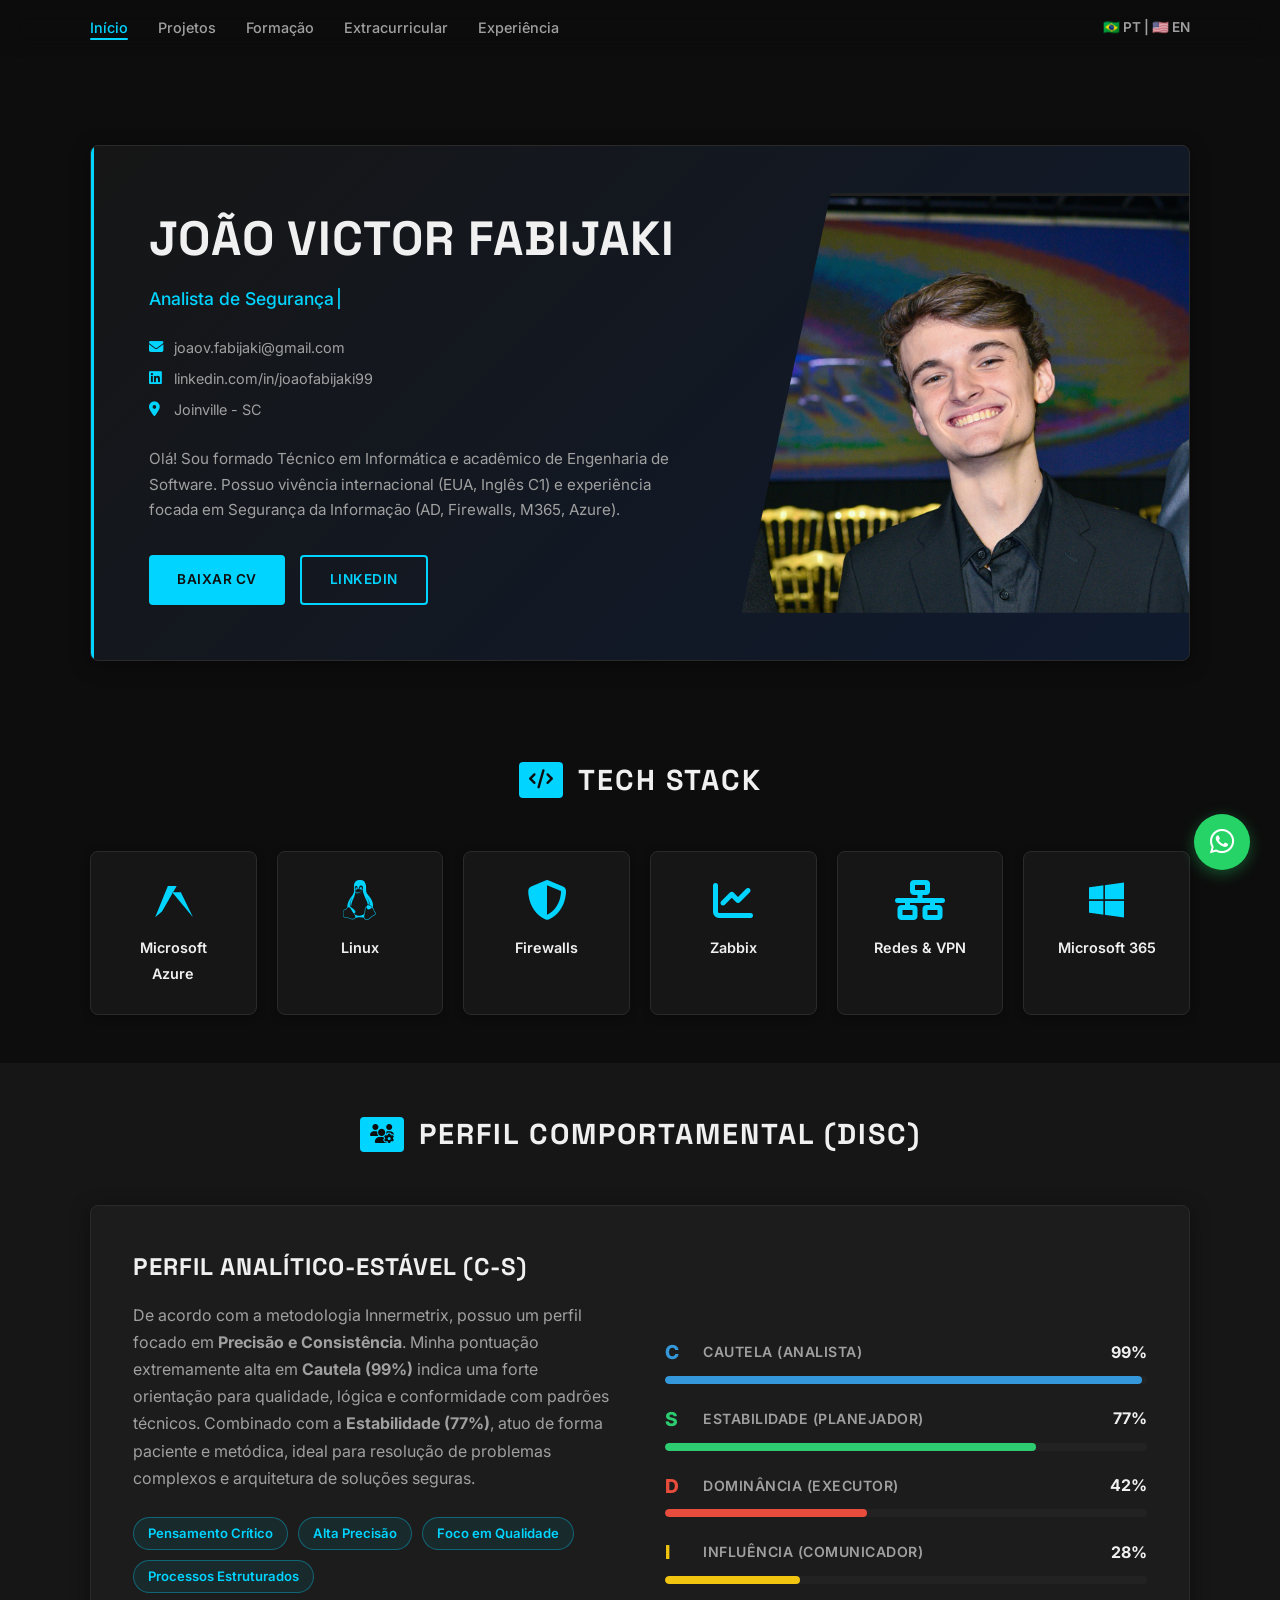
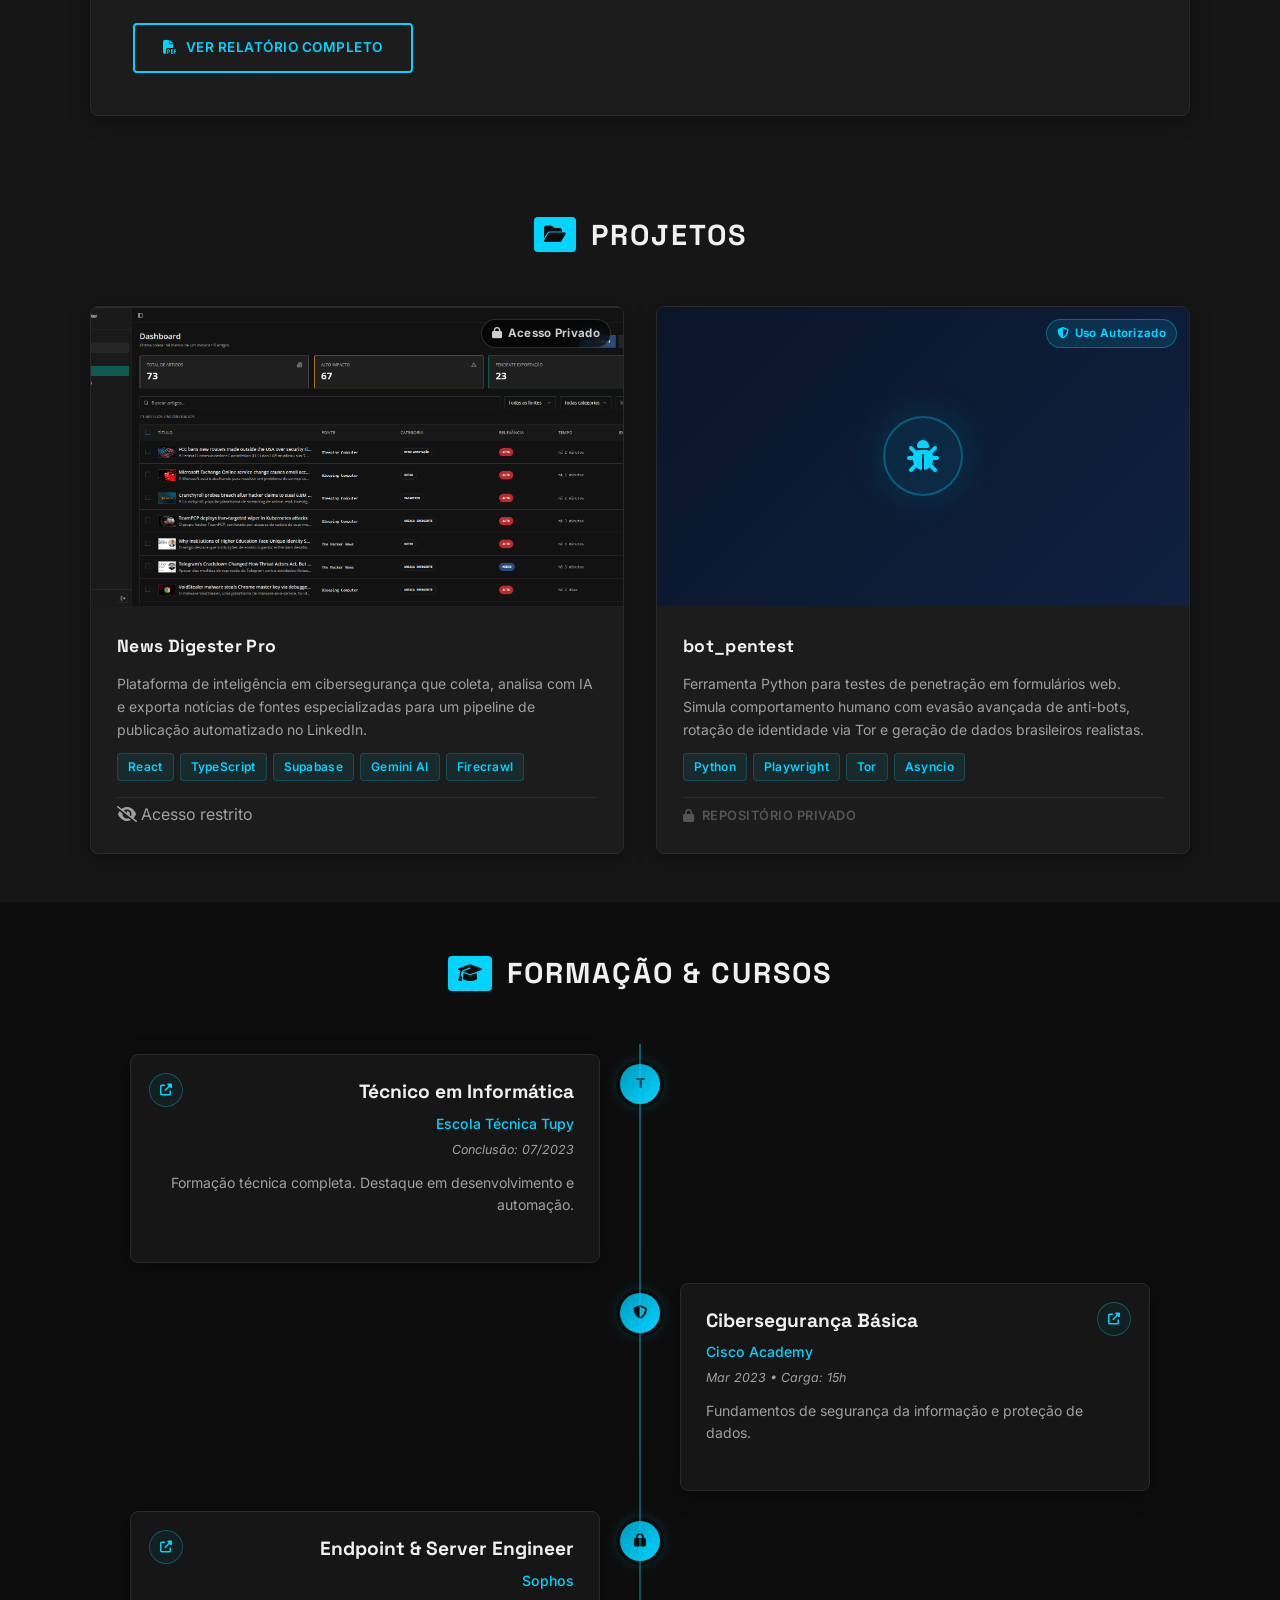
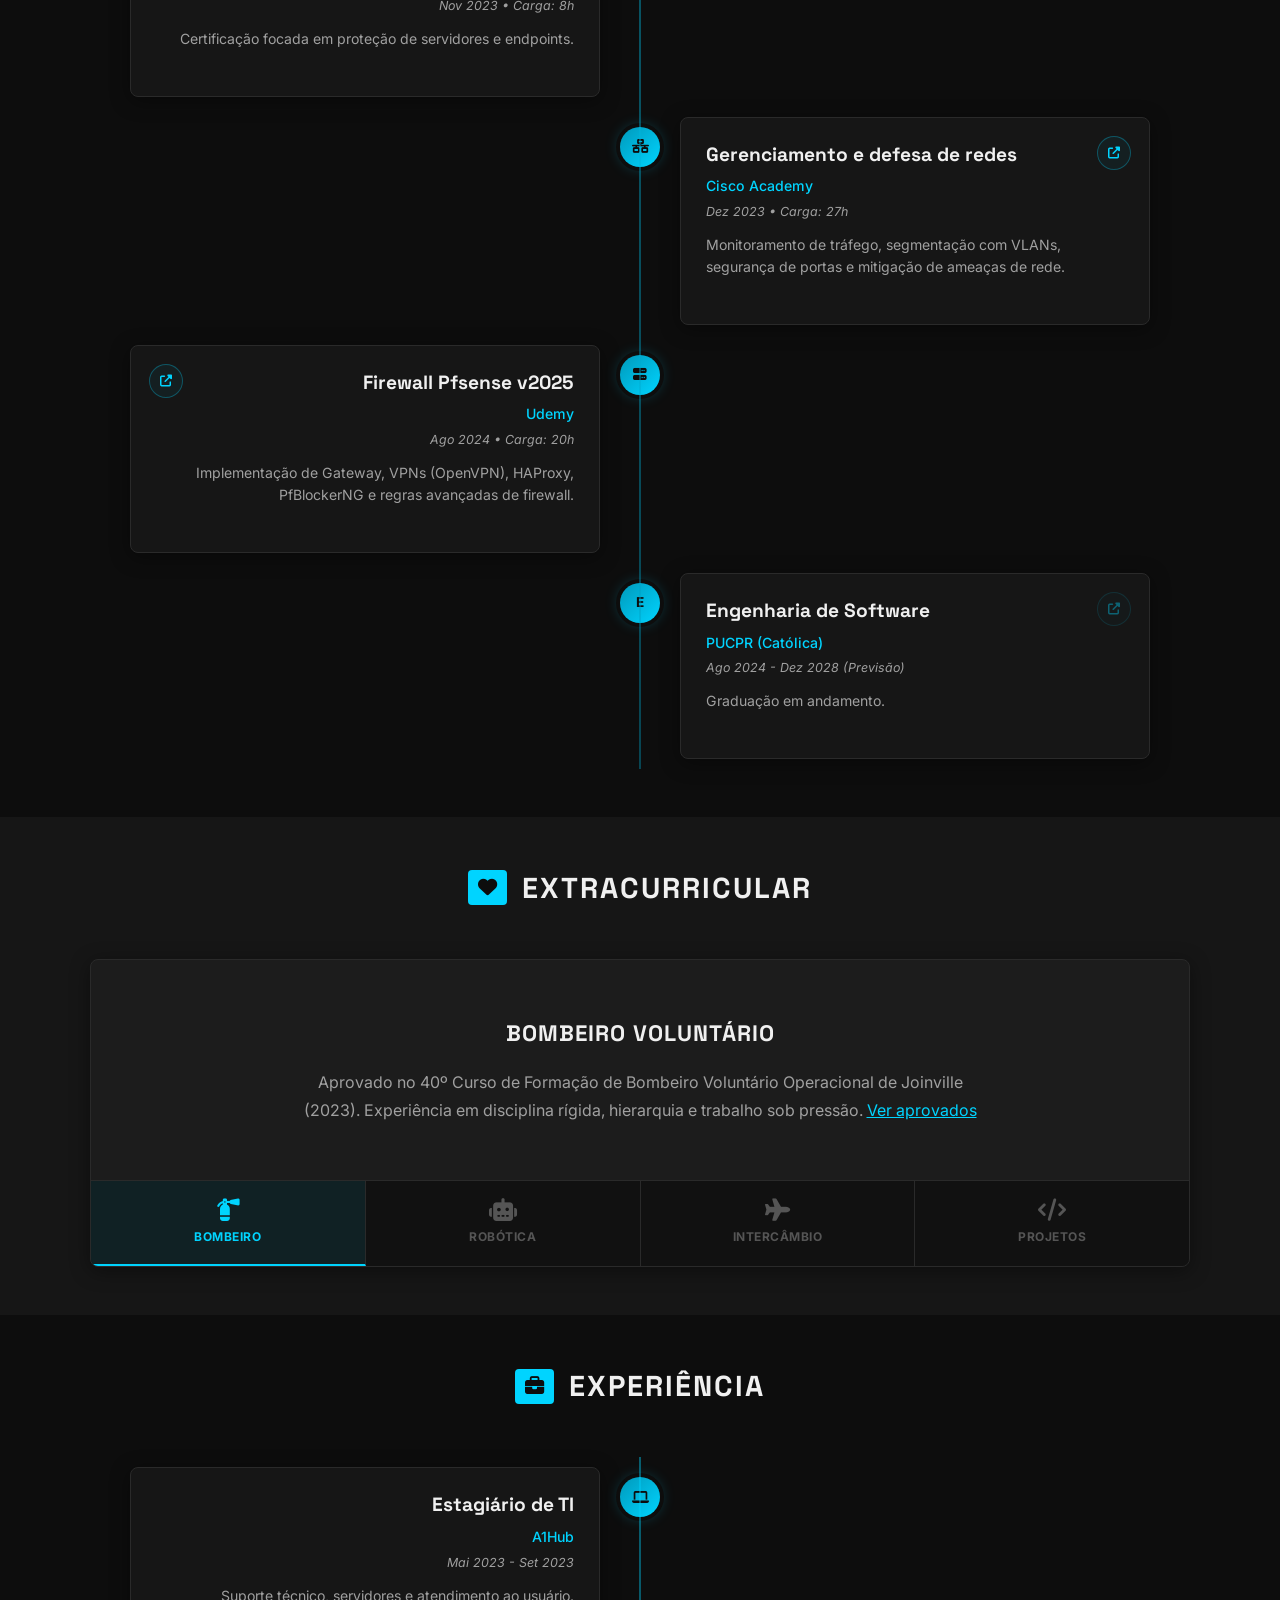
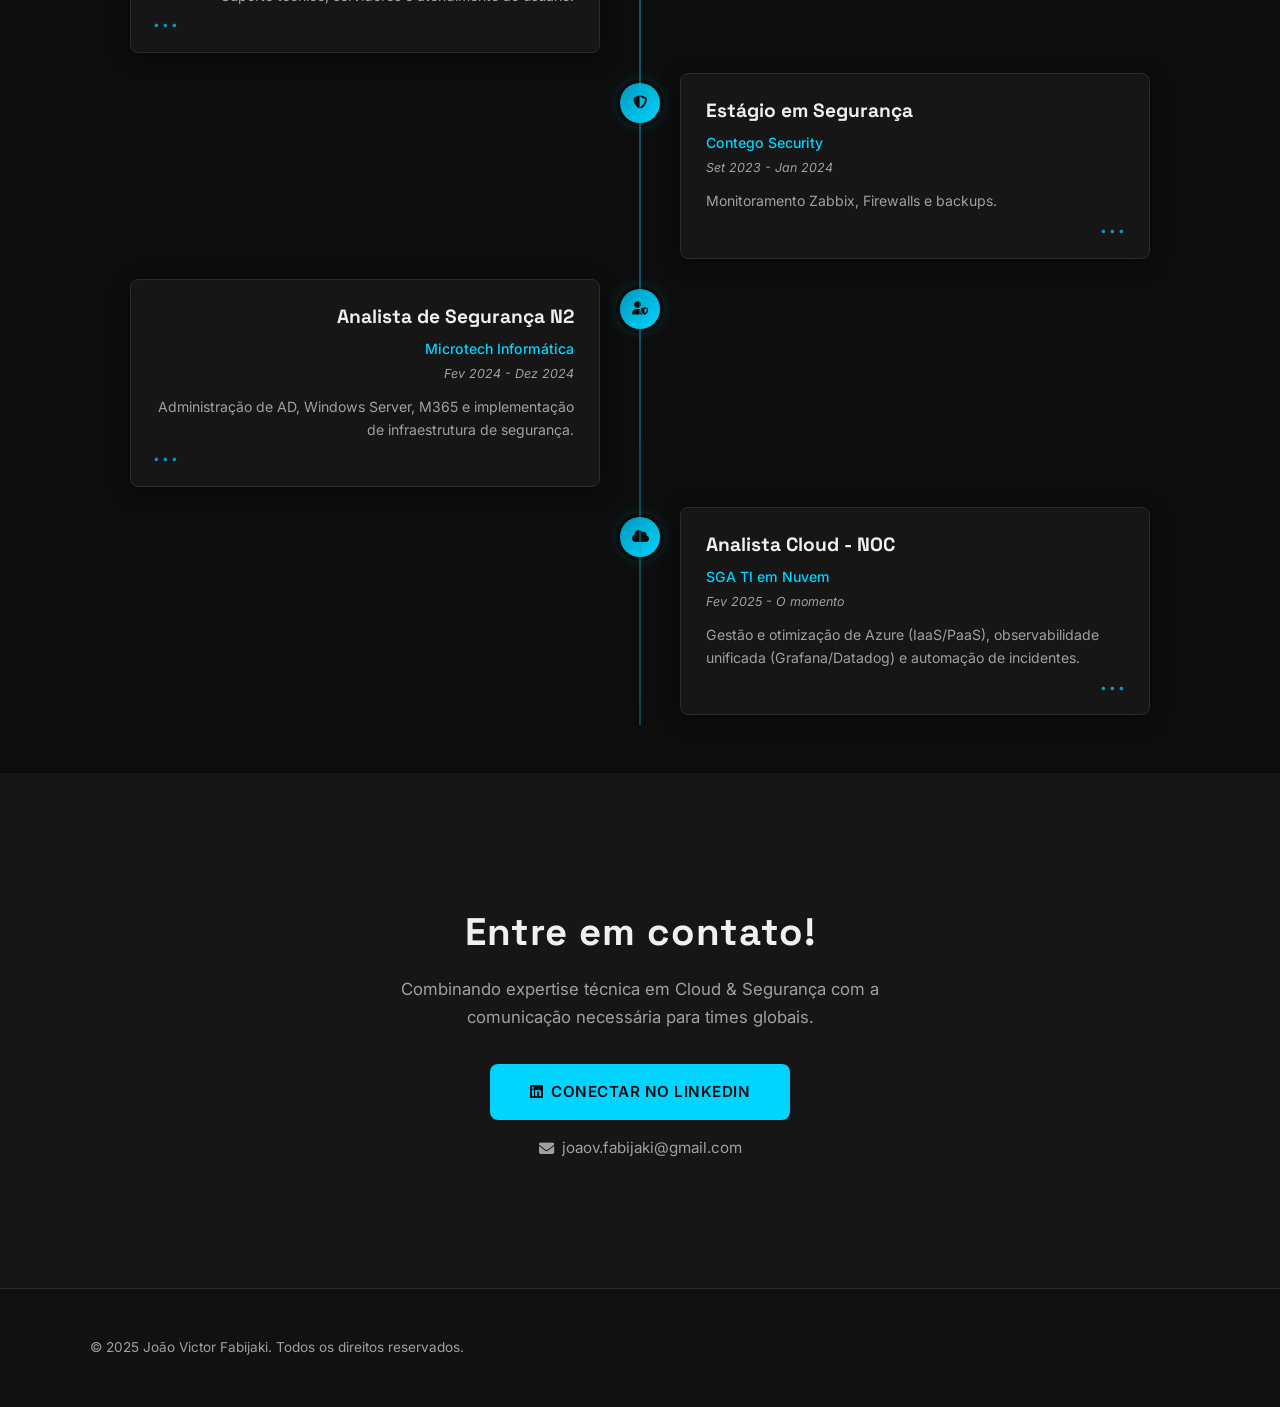
<file: index.html>
<!DOCTYPE html>
<html lang="pt-BR">
<head>
    <meta charset="UTF-8">
    <meta name="viewport" content="width=device-width, initial-scale=1.0">
    <meta http-equiv="X-UA-Compatible" content="IE=edge">

    <title>João Victor Fabijaki — Analista de Segurança & Eng. de Software</title>
    <meta name="description" content="Portfolio de João Victor Fabijaki — Analista de Segurança da Informação e Engenheiro de Software. Especialista em Cloud Azure, Firewalls e Microsoft 365. Joinville-SC.">

    <meta property="og:title" content="João Victor Fabijaki — Analista de Segurança & Eng. de Software">
    <meta property="og:description" content="Portfolio de segurança da informação, cloud Azure e engenharia de software. Joinville-SC.">
    <meta property="og:image" content="itens/header_nova.png">
    <meta property="og:type" content="website">
    <meta name="twitter:card" content="summary_large_image">

    <link rel="stylesheet" href="https://cdnjs.cloudflare.com/ajax/libs/font-awesome/6.4.0/css/all.min.css">
    <link rel="preconnect" href="https://fonts.googleapis.com">
    <link rel="preconnect" href="https://fonts.gstatic.com" crossorigin>
    <link href="https://fonts.googleapis.com/css2?family=Inter:wght@300;400;500;600&family=Space+Grotesk:wght@600;700&display=swap" rel="stylesheet">
    <link rel="stylesheet" href="style.css">
    <link rel="icon" type="image/svg+xml" href="itens/favicon.svg">
</head>
<body>

    <div id="scroll-progress" class="scroll-progress"></div>

    <header class="header">
        <div class="header__container container">
            <nav class="header__nav">
                <ul class="header__menu">
                    <li class="header__item"><a href="#home" class="header__link">Início</a></li>
                    <li class="header__item"><a href="#projetos" class="header__link">Projetos</a></li>
                    <li class="header__item"><a href="#formacao" class="header__link">Formação</a></li>
                    <li class="header__item"><a href="#extracurricular" class="header__link">Extracurricular</a></li>
                    <li class="header__item"><a href="#experiencia" class="header__link">Experiência</a></li>
                    <li class="language-switcher">
                        <span>🇧🇷 PT</span> |
                        <a href="index-en.html">🇺🇸 EN</a>
                    </li>
                </ul>
            </nav>
            <button class="header__toggle" aria-label="Abrir menu" onclick="toggleMenu()">
                <i class="fa fa-bars"></i>
            </button>
        </div>
    </header>

    <main id="main-content">

        <section id="home" class="hero section">
            <div class="container hero-layout">
                <div class="hero__content">
                    <h1 class="hero__title">JOÃO VICTOR FABIJAKI</h1>
                    <p class="hero__subtitle" id="typing-subtitle">Analista de Segurança</p>

                    <ul class="contact-list-hero">
                        <li><i class="fa fa-envelope"></i> joaov.fabijaki@gmail.com</li>
                        <li><i class="fab fa-linkedin"></i> linkedin.com/in/joaofabijaki99</li>
                        <li><i class="fa fa-map-marker-alt"></i> Joinville - SC</li>
                    </ul>

                    <div class="hero__description-text">
                        <p>
                            Olá! Sou formado Técnico em Informática e acadêmico de Engenharia de Software.
                            Possuo vivência internacional (EUA, Inglês C1) e experiência focada em Segurança da Informação (AD, Firewalls, M365, Azure).
                        </p>
                    </div>

                    <div class="hero__actions">
                        <a href="itens/CV-Port.pdf" target="_blank" rel="noopener noreferrer" class="button button--primary">Baixar CV</a>
                        <a href="https://www.linkedin.com/in/joaofabijaki99/" target="_blank" class="button button--secondary">LinkedIn</a>
                    </div>
                </div>

                <div class="hero__image-wrapper">
                    <div class="hero__image"></div>
                </div>
            </div>
        </section>

        <section id="skills" class="section">
            <div class="container">
                <header class="section-header reveal">
                    <div class="icon-box"><i class="fa fa-code"></i></div>
                    <h2 class="section-header__title">Tech Stack</h2>
                </header>

                <div class="skills-grid">
                    <div class="skill-card reveal">
                        <svg xmlns="http://www.w3.org/2000/svg" viewBox="0 0 24 24" width="40" height="40" style="margin-bottom: 15px; display: block; margin-left: auto; margin-right: auto;">
                            <path fill="#00D4FF" d="M5.4 18.9l-4.1 3.5L8.9 3.6h5.3L5.4 18.9zM24 22.4l-7.3-15h-5.2L24 22.4z"/>
                        </svg>
                        <span>Microsoft Azure</span>
                    </div>
                    <div class="skill-card reveal">
                        <i class="fab fa-linux"></i>
                        <span>Linux</span>
                    </div>
                    <div class="skill-card reveal">
                        <i class="fa fa-shield-alt"></i>
                        <span>Firewalls</span>
                    </div>
                    <div class="skill-card reveal">
                        <i class="fa fa-chart-line"></i>
                        <span>Zabbix</span>
                    </div>
                    <div class="skill-card reveal">
                        <i class="fa fa-network-wired"></i>
                        <span>Redes & VPN</span>
                    </div>
                    <div class="skill-card reveal">
                        <i class="fab fa-windows"></i>
                        <span>Microsoft 365</span>
                    </div>
                </div>
            </div>
        </section>

        <section id="soft-skills" class="section section--alt-bg">
            <div class="container">
                <header class="section-header reveal">
                    <div class="icon-box"><i class="fa fa-users-cog"></i></div>
                    <h2 class="section-header__title">Perfil Comportamental (DISC)</h2>
                </header>

                <div class="disc-wrapper">
                    <div class="disc-summary reveal">
                        <h3>Perfil Analítico-Estável (C-S)</h3>
                        <p>
                            De acordo com a metodologia Innermetrix, possuo um perfil focado em <strong>Precisão e Consistência</strong>.
                            Minha pontuação extremamente alta em <strong>Cautela (99%)</strong> indica uma forte orientação para qualidade, lógica e conformidade com padrões técnicos.
                            Combinado com a <strong>Estabilidade (77%)</strong>, atuo de forma paciente e metódica, ideal para resolução de problemas complexos e arquitetura de soluções seguras.
                        </p>

                        <div class="soft-tags">
                            <span>Pensamento Crítico</span>
                            <span>Alta Precisão</span>
                            <span>Foco em Qualidade</span>
                            <span>Processos Estruturados</span>
                        </div>

                        <div style="margin-top: 30px;">
                            <a href="itens/analise-comportamental-joao.pdf" target="_blank" class="button button--secondary">
                                <i class="fa fa-file-pdf"></i> Ver Relatório Completo
                            </a>
                        </div>
                    </div>

                    <div class="disc-chart reveal">
                        <div class="disc-item">
                            <div class="disc-info">
                                <span class="disc-letter" style="color: #3498db;">C</span>
                                <span class="disc-label">Cautela (Analista)</span>
                                <span class="disc-percent">99%</span>
                            </div>
                            <div class="progress-bg">
                                <div class="progress-fill" data-width="99%" style="background-color: #3498db;"></div>
                            </div>
                        </div>

                        <div class="disc-item">
                            <div class="disc-info">
                                <span class="disc-letter" style="color: #2ecc71;">S</span>
                                <span class="disc-label">Estabilidade (Planejador)</span>
                                <span class="disc-percent">77%</span>
                            </div>
                            <div class="progress-bg">
                                <div class="progress-fill" data-width="77%" style="background-color: #2ecc71;"></div>
                            </div>
                        </div>

                        <div class="disc-item">
                            <div class="disc-info">
                                <span class="disc-letter" style="color: #e74c3c;">D</span>
                                <span class="disc-label">Dominância (Executor)</span>
                                <span class="disc-percent">42%</span>
                            </div>
                            <div class="progress-bg">
                                <div class="progress-fill" data-width="42%" style="background-color: #e74c3c;"></div>
                            </div>
                        </div>

                        <div class="disc-item">
                            <div class="disc-info">
                                <span class="disc-letter" style="color: #f1c40f;">I</span>
                                <span class="disc-label">Influência (Comunicador)</span>
                                <span class="disc-percent">28%</span>
                            </div>
                            <div class="progress-bg">
                                <div class="progress-fill" data-width="28%" style="background-color: #f1c40f;"></div>
                            </div>
                        </div>
                    </div>
                </div>
            </div>
        </section>

        <section id="projetos" class="section section--alt-bg">
            <div class="container">
                <header class="section-header reveal">
                    <div class="icon-box"><i class="fa fa-folder-open"></i></div>
                    <h2 class="section-header__title">Projetos</h2>
                </header>

                <div class="projects-grid">

                    <div class="project-card reveal">
                        <div class="project-card__image">
                            <img src="itens/news-digester-screenshot.png" alt="News Digester Pro — Dashboard" loading="lazy">
                            <div class="project-card__overlay">
                                <span class="project-badge project-badge--private">
                                    <i class="fa fa-lock"></i> Acesso Privado
                                </span>
                            </div>
                        </div>
                        <div class="project-card__body">
                            <h3 class="project-card__title">News Digester Pro</h3>
                            <p class="project-card__desc">
                                Plataforma de inteligência em cibersegurança que coleta, analisa com IA e exporta notícias de fontes especializadas para um pipeline de publicação automatizado no LinkedIn.
                            </p>
                            <div class="project-card__tags">
                                <span>React</span>
                                <span>TypeScript</span>
                                <span>Supabase</span>
                                <span>Gemini AI</span>
                                <span>Firecrawl</span>
                            </div>
                            <div class="project-card__actions">
                                <span class="https://news.fabijaki.com.br/">
                                    <i class="fa fa-eye-slash"></i> Acesso restrito
                                </span>
                            </div>
                        </div>
                    </div>

                    <div class="project-card reveal">
                        <div class="project-card__image project-card__image--icon">
                            <div class="project-icon-bg">
                                <i class="fa fa-bug"></i>
                            </div>
                            <div class="project-card__overlay">
                                <span class="project-badge project-badge--security">
                                    <i class="fa fa-shield-alt"></i> Uso Autorizado
                                </span>
                            </div>
                        </div>
                        <div class="project-card__body">
                            <h3 class="project-card__title">bot_pentest</h3>
                            <p class="project-card__desc">
                                Ferramenta Python para testes de penetração em formulários web. Simula comportamento humano com evasão avançada de anti-bots, rotação de identidade via Tor e geração de dados brasileiros realistas.
                            </p>
                            <div class="project-card__tags">
                                <span>Python</span>
                                <span>Playwright</span>
                                <span>Tor</span>
                                <span>Asyncio</span>
                            </div>
                            <div class="project-card__actions">
                                <span class="project-link project-link--private">
                                    <i class="fa fa-lock"></i> Repositório Privado
                                </span>
                            </div>
                        </div>
                    </div>

                </div>
            </div>
        </section>

        <section id="formacao" class="section">
            <div class="container">
                <header class="section-header reveal">
                    <div class="icon-box"><i class="fa fa-graduation-cap"></i></div>
                    <h2 class="section-header__title">Formação & Cursos</h2>
                </header>

                <div class="timeline">
                    <div class="timeline-item left reveal">
                        <div class="timeline-icon">T</div>
                        <div class="content-box">
                            <a href="itens/Uni.jpg" class="cert-link" target="_blank" title="Ver Certificado">
                                <i class="fa fa-external-link-alt"></i>
                            </a>
                            <h3>Técnico em Informática</h3>
                            <div class="institution">Escola Técnica Tupy</div>
                            <span class="date">Conclusão: 07/2023</span>
                            <p>Formação técnica completa. Destaque em desenvolvimento e automação.</p>
                        </div>
                    </div>

                    <div class="timeline-item right reveal">
                        <div class="timeline-icon"><i class="fa fa-shield-alt"></i></div>
                        <div class="content-box">
                            <a href="https://www.credly.com/badges/5933a536-8b8e-48c5-8219-90d3f0dfa8ed/public_url" class="cert-link" target="_blank" title="Ver Certificado">
                                <i class="fa fa-external-link-alt"></i>
                            </a>
                            <h3>Cibersegurança Básica</h3>
                            <div class="institution">Cisco Academy</div>
                            <span class="date">Mar 2023 • Carga: 15h</span>
                            <p>Fundamentos de segurança da informação e proteção de dados.</p>
                        </div>
                    </div>

                    <div class="timeline-item left reveal">
                        <div class="timeline-icon"><i class="fa fa-lock"></i></div>
                        <div class="content-box">
                            <a href="itens/Sophos.jpeg" class="cert-link" target="_blank" title="Ver Certificado">
                                <i class="fa fa-external-link-alt"></i>
                            </a>
                            <h3>Endpoint & Server Engineer</h3>
                            <div class="institution">Sophos</div>
                            <span class="date">Nov 2023 • Carga: 8h</span>
                            <p>Certificação focada em proteção de servidores e endpoints.</p>
                        </div>
                    </div>

                    <div class="timeline-item right reveal">
                        <div class="timeline-icon"><i class="fa fa-network-wired"></i></div>
                        <div class="content-box">
                            <a href="https://www.credly.com/badges/f400326d-bca4-4876-aa11-ea18dce1ae86/linked_in_profile" class="cert-link" target="_blank" title="Ver Certificado">
                                <i class="fa fa-external-link-alt"></i>
                            </a>
                            <h3>Gerenciamento e defesa de redes</h3>
                            <div class="institution">Cisco Academy</div>
                            <span class="date">Dez 2023 • Carga: 27h</span>
                            <p>Monitoramento de tráfego, segmentação com VLANs, segurança de portas e mitigação de ameaças de rede.</p>
                        </div>
                    </div>

                    <div class="timeline-item left reveal">
                        <div class="timeline-icon"><i class="fa fa-server"></i></div>
                        <div class="content-box">
                            <a href="https://udemy-certificate.s3.amazonaws.com/pdf/UC-69126b67-35d7-4bad-95ac-857d4d841344.pdf" class="cert-link" target="_blank" title="Ver Certificado">
                                <i class="fa fa-external-link-alt"></i>
                            </a>
                            <h3>Firewall Pfsense v2025</h3>
                            <div class="institution">Udemy</div>
                            <span class="date">Ago 2024 • Carga: 20h</span>
                            <p>Implementação de Gateway, VPNs (OpenVPN), HAProxy, PfBlockerNG e regras avançadas de firewall.</p>
                        </div>
                    </div>

                    <div class="timeline-item right reveal">
                        <div class="timeline-icon">E</div>
                        <div class="content-box">
                            <a href="#" class="cert-link cert-link--disabled" title="Link em breve">
                                <i class="fa fa-external-link-alt"></i>
                            </a>
                            <h3>Engenharia de Software</h3>
                            <div class="institution">PUCPR (Católica)</div>
                            <span class="date">Ago 2024 - Dez 2028 (Previsão)</span>
                            <p>Graduação em andamento.</p>
                        </div>
                    </div>
                </div>
            </div>
        </section>

        <section id="extracurricular" class="section section--alt-bg">
            <div class="container">
                <header class="section-header reveal">
                    <div class="icon-box"><i class="fa fa-heart"></i></div>
                    <h2 class="section-header__title">Extracurricular</h2>
                </header>

                <div class="interests-wrapper reveal">
                    <div class="interest-content-area">
                        <div id="firefighter" class="interest-tab-content active-content">
                            <h3>Bombeiro Voluntário</h3>
                            <p>Aprovado no 40º Curso de Formação de Bombeiro Voluntário Operacional de Joinville (2023). Experiência em disciplina rígida, hierarquia e trabalho sob pressão. <a href="https://www.cbvj.org.br/blog/lista-dos-aprovados-para-o-40o-curso-de-formacao-aos-domingos/" target="_blank" rel="noopener noreferrer" style="color: var(--color-accent);">Ver aprovados</a></p>
                        </div>
                        <div id="robotics" class="interest-tab-content">
                            <h3>Robótica Industrial</h3>
                            <p>Cursei robótica por 2 anos no SESI (2017-2018). Primeiro contato com lógica de programação e automação de hardware.</p>
                        </div>
                        <div id="exchange" class="interest-tab-content">
                            <h3>Intercâmbio (EUA)</h3>
                            <p>Vivência em Houston, Texas (2018-2019, 2022 (6 meses), 2025 (8 meses)). Fluência no inglês (C1) e adaptabilidade cultural.</p>
                        </div>
                        <div id="projects" class="interest-tab-content">
                            <h3>Projetos Pessoais</h3>
                            <p>Desenvolvimento de jogo em C# e controle personalizado com Arduino para uma Transteiner.</p>
                        </div>
                    </div>
                    <div class="interest-tabs-buttons">
                        <button class="tab-btn active-btn" onclick="openInterest(event, 'firefighter')">
                            <i class="fa fa-fire-extinguisher"></i><span>Bombeiro</span>
                        </button>
                        <button class="tab-btn" onclick="openInterest(event, 'robotics')">
                            <i class="fa fa-robot"></i><span>Robótica</span>
                        </button>
                        <button class="tab-btn" onclick="openInterest(event, 'exchange')">
                            <i class="fa fa-plane"></i><span>Intercâmbio</span>
                        </button>
                        <button class="tab-btn" onclick="openInterest(event, 'projects')">
                            <i class="fa fa-code"></i><span>Projetos</span>
                        </button>
                    </div>
                </div>
            </div>
        </section>

        <section id="experiencia" class="section">
            <div class="container">
                <header class="section-header reveal">
                    <div class="icon-box"><i class="fa fa-briefcase"></i></div>
                    <h2 class="section-header__title">Experiência</h2>
                </header>

                <div class="timeline">
                    <div class="timeline-item left reveal">
                        <div class="timeline-icon"><i class="fa fa-laptop"></i></div>
                        <div class="content-box">
                            <h3>Estagiário de TI</h3>
                            <div class="institution">A1Hub</div>
                            <span class="date">Mai 2023 - Set 2023</span>
                            <p>Suporte técnico, servidores e atendimento ao usuário.</p>
                            <div class="read-more" onclick="openModal(
                                'Estagiário de TI',
                                'A1Hub',
                                'Mai 2023 - Set 2023',
                                '<strong>Computadores:</strong><ul><li>Suporte técnico em hardware e software, diagnóstico e solução.</li><li>Gerenciamento de servidores e sistemas de controle.</li></ul><br><strong>Infraestrutura:</strong><ul><li>Manutenção e organização de cabeamento estruturado.</li><li>Substituição e controle de equipamentos.</li></ul><br><strong>Atendimento:</strong><ul><li>Suporte presencial, remoto e telefônico.</li><li>Ênfase em ambientes de impressão.</li></ul>'
                            )">...</div>
                        </div>
                    </div>

                    <div class="timeline-item right reveal">
                        <div class="timeline-icon"><i class="fa fa-shield-alt"></i></div>
                        <div class="content-box">
                            <h3>Estágio em Segurança</h3>
                            <div class="institution">Contego Security</div>
                            <span class="date">Set 2023 - Jan 2024</span>
                            <p>Monitoramento Zabbix, Firewalls e backups.</p>
                            <div class="read-more" onclick="openModal(
                                'Estágio em Segurança',
                                'Contego Security',
                                'Set 2023 - Jan 2024',
                                '<strong>Zabbix:</strong><ul><li>Monitoramento, revisão de triggers e dashboards.</li><li>Integração com plataformas (Zoho/Wazuh).</li><li>Configuração de agentes em servidores Linux.</li></ul><br><strong>Sophos:</strong><ul><li>Suporte N3 em VPN e regras de firewall.</li><li>Registro no Sophos Central e simulação de phishing.</li></ul><br><strong>Acronis:</strong><ul><li>Gestão de backups, licenças e planos de proteção.</li><li>Instalação de agentes e monitoramento de alertas.</li></ul><br><strong>Microsoft 365:</strong><ul><li>Criação e gestão de contas, licenças e grupos.</li><li>Suporte ao Azure.</li></ul>'
                            )">...</div>
                        </div>
                    </div>

                    <div class="timeline-item left reveal">
                        <div class="timeline-icon"><i class="fa fa-user-shield"></i></div>
                        <div class="content-box">
                            <h3>Analista de Segurança N2</h3>
                            <div class="institution">Microtech Informática</div>
                            <span class="date">Fev 2024 - Dez 2024</span>
                            <p>Administração de AD, Windows Server, M365 e implementação de infraestrutura de segurança.</p>
                            <div class="read-more" onclick="openModal(
                                'Analista de infraestrutura N2',
                                'Microtech Informática',
                                'Fev 2024 - Dez 2024',
                                '<strong>Active Directory (AD):</strong><ul><li>Gerenciamento de usuários, grupos e GPOs.</li><li>Resolução de problemas de autenticação.</li></ul><br><strong>Windows Server:</strong><ul><li>Configuração de DHCP, DNS e Arquivos.</li><li>Políticas de segurança.</li></ul><br><strong>Microsoft 365:</strong><ul><li>Administração de contas e licenças.</li></ul><br><strong>Help Desk N2:</strong><ul><li>Resolução de incidentes complexos.</li></ul><br><strong>Segurança:</strong><ul><li>Firewalls PfSense, VPNs (OpenVPN) e Bitdefender.</li></ul>'
                            )">...</div>
                        </div>
                    </div>

                    <div class="timeline-item right reveal">
                        <div class="timeline-icon"><i class="fa fa-cloud"></i></div>
                        <div class="content-box">
                            <h3>Analista Cloud - NOC</h3>
                            <div class="institution">SGA TI em Nuvem</div>
                            <span class="date">Fev 2025 - O momento</span>
                            <p>Gestão e otimização de Azure (IaaS/PaaS), observabilidade unificada (Grafana/Datadog) e automação de incidentes.</p>
                            <div class="read-more" onclick="openModal(
                                'Analista Cloud - NOC',
                                'SGA TI em Nuvem',
                                'Fev 2025 - O momento',
                                '<strong>Gestão de Cloud Azure & Monitoramento:</strong><ul><li>Administração e otimização de ambientes Azure (IaaS/PaaS).</li><li>Desenho de arquiteturas híbridas (Azure Monitor, Zabbix e Datadog).</li><li>Revisão periódica para right-sizing e mitigação de riscos.</li></ul><br><strong>Observabilidade & Visualização:</strong><ul><li>Centralização de métricas Azure no Grafana (Single Pane of Glass).</li><li>KPIs de saúde e performance (Ecossistema M365).</li><li>Regras de alerta proativo no Datadog.</li></ul><br><strong>Automação & ITSM:</strong><ul><li>Automação de fluxos Azure integrados ao MoveDesk.</li><li>Scripts para self-healing e redução de MTTR.</li></ul><br><strong>Governança & Documentação:</strong><ul><li>Documentação técnica e runbooks no Confluence.</li><li>Relatórios executivos de saúde da nuvem e capacity planning.</li><li>Alinhamento com melhores práticas Azure.</li></ul>'
                            )">...</div>
                        </div>
                    </div>
                </div>
            </div>
        </section>

        <section id="contato" class="section section--alt-bg">
            <div class="container">
                <div class="cta-wrapper reveal">
                    <div class="cta-content">
                        <h2 class="cta-title">Entre em contato!</h2>
                        <p class="cta-text">
                            Combinando expertise técnica em Cloud & Segurança com a comunicação necessária para times globais.
                        </p>
                    </div>
                    <div class="cta-actions">
                        <a href="https://www.linkedin.com/in/joaofabijaki99/" target="_blank" class="button button--primary big-btn">
                            <i class="fab fa-linkedin"></i> Conectar no LinkedIn
                        </a>
                        <a href="mailto:joaov.fabijaki@gmail.com" class="contact-link-simple">
                            <i class="fa fa-envelope"></i> joaov.fabijaki@gmail.com
                        </a>
                    </div>
                </div>
            </div>
        </section>

    </main>

    <footer class="footer">
        <div class="footer__container container">
            <div class="footer__brand">
                <p class="footer__copyright">&copy; 2025 João Victor Fabijaki. Todos os direitos reservados.</p>
            </div>
            <ul class="footer__social"></ul>
        </div>
    </footer>

    <div id="jobModal" class="modal-overlay">
        <div class="modal-content">
            <span class="close-btn" onclick="closeModal()">&times;</span>
            <h2 id="modalTitle">Cargo</h2>
            <h4 id="modalCompany">Empresa</h4>
            <span id="modalDate" class="modal-date">Data</span>
            <div class="modal-divider"></div>
            <div id="modalDesc" class="modal-body"></div>
        </div>
    </div>

    <button id="back-to-top" class="back-to-top" aria-label="Voltar ao topo" title="Voltar ao topo">
        <i class="fa fa-chevron-up"></i>
    </button>

    <a href="https://wa.me/5547991508532" target="_blank" class="whatsapp-btn" title="Fale comigo no WhatsApp">
        <i class="fab fa-whatsapp"></i>
    </a>

    <script src="script.js"></script>
</body>
</html>
</file>
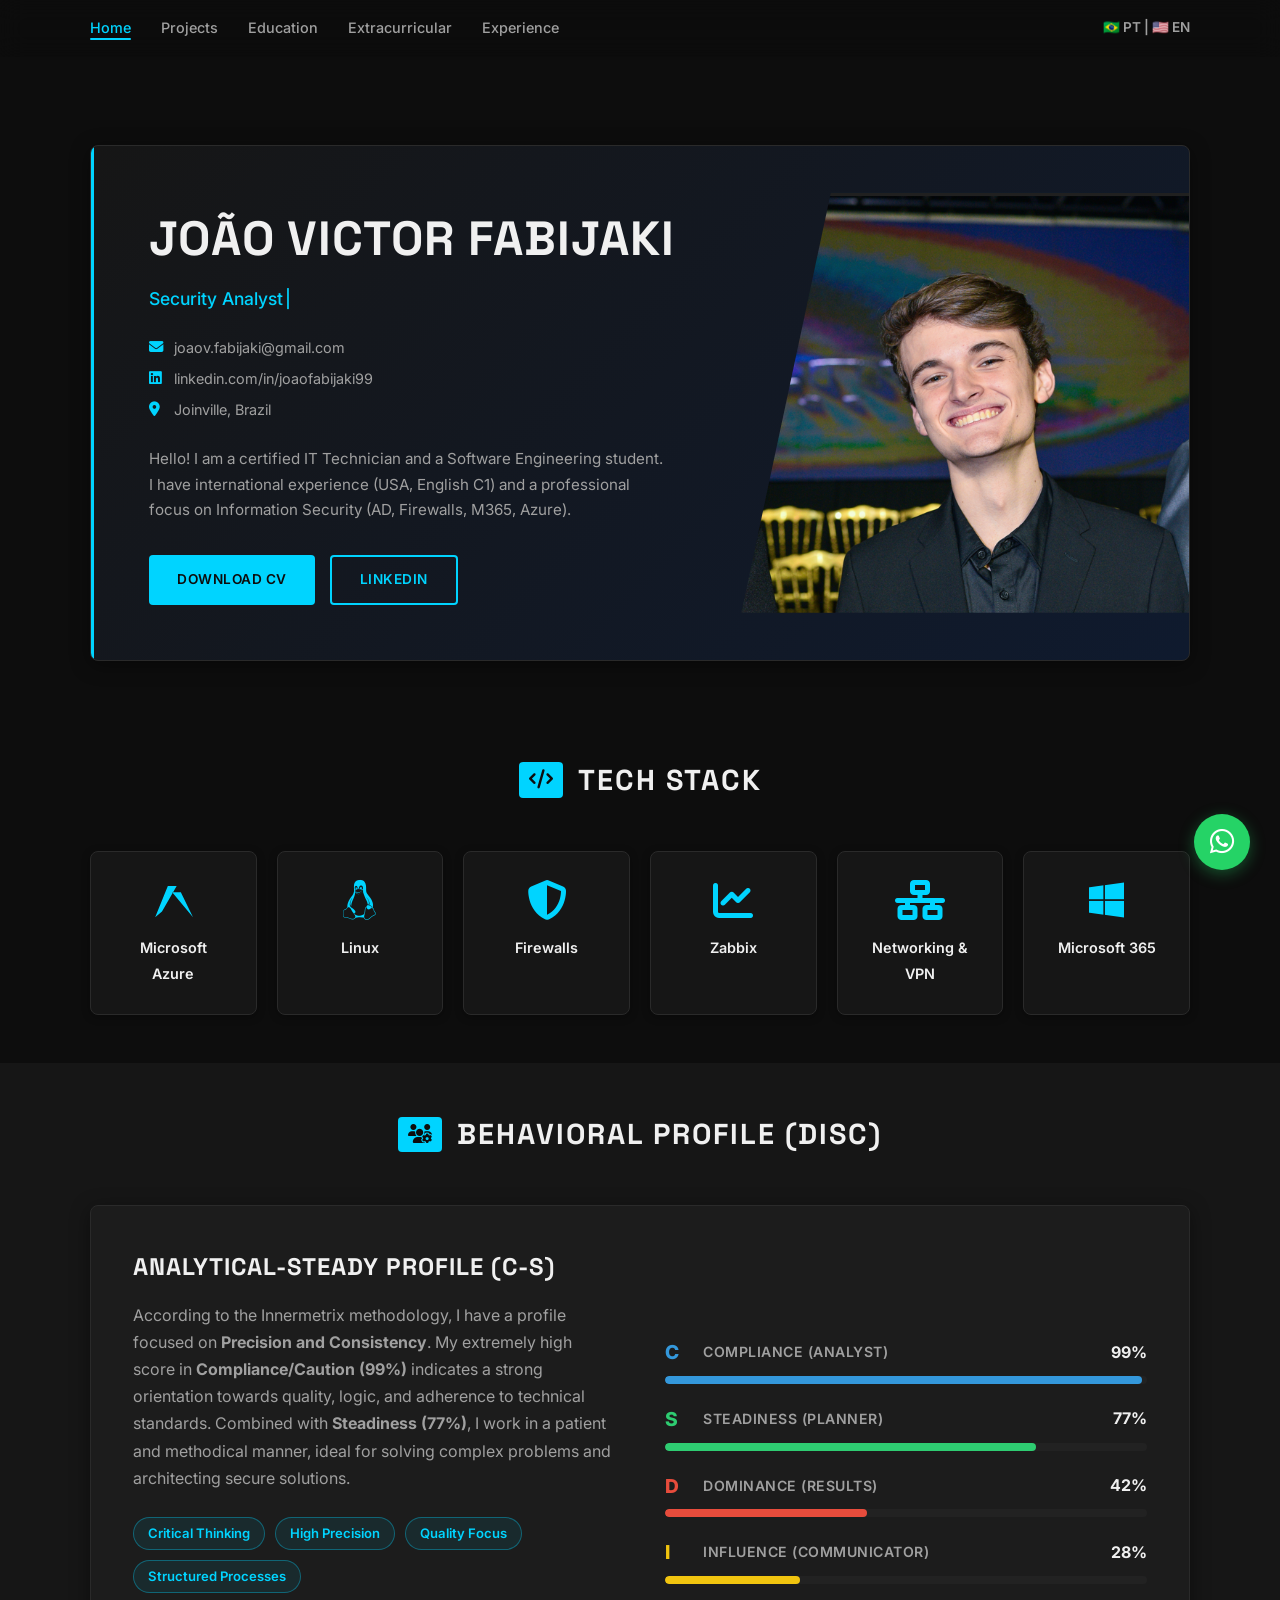
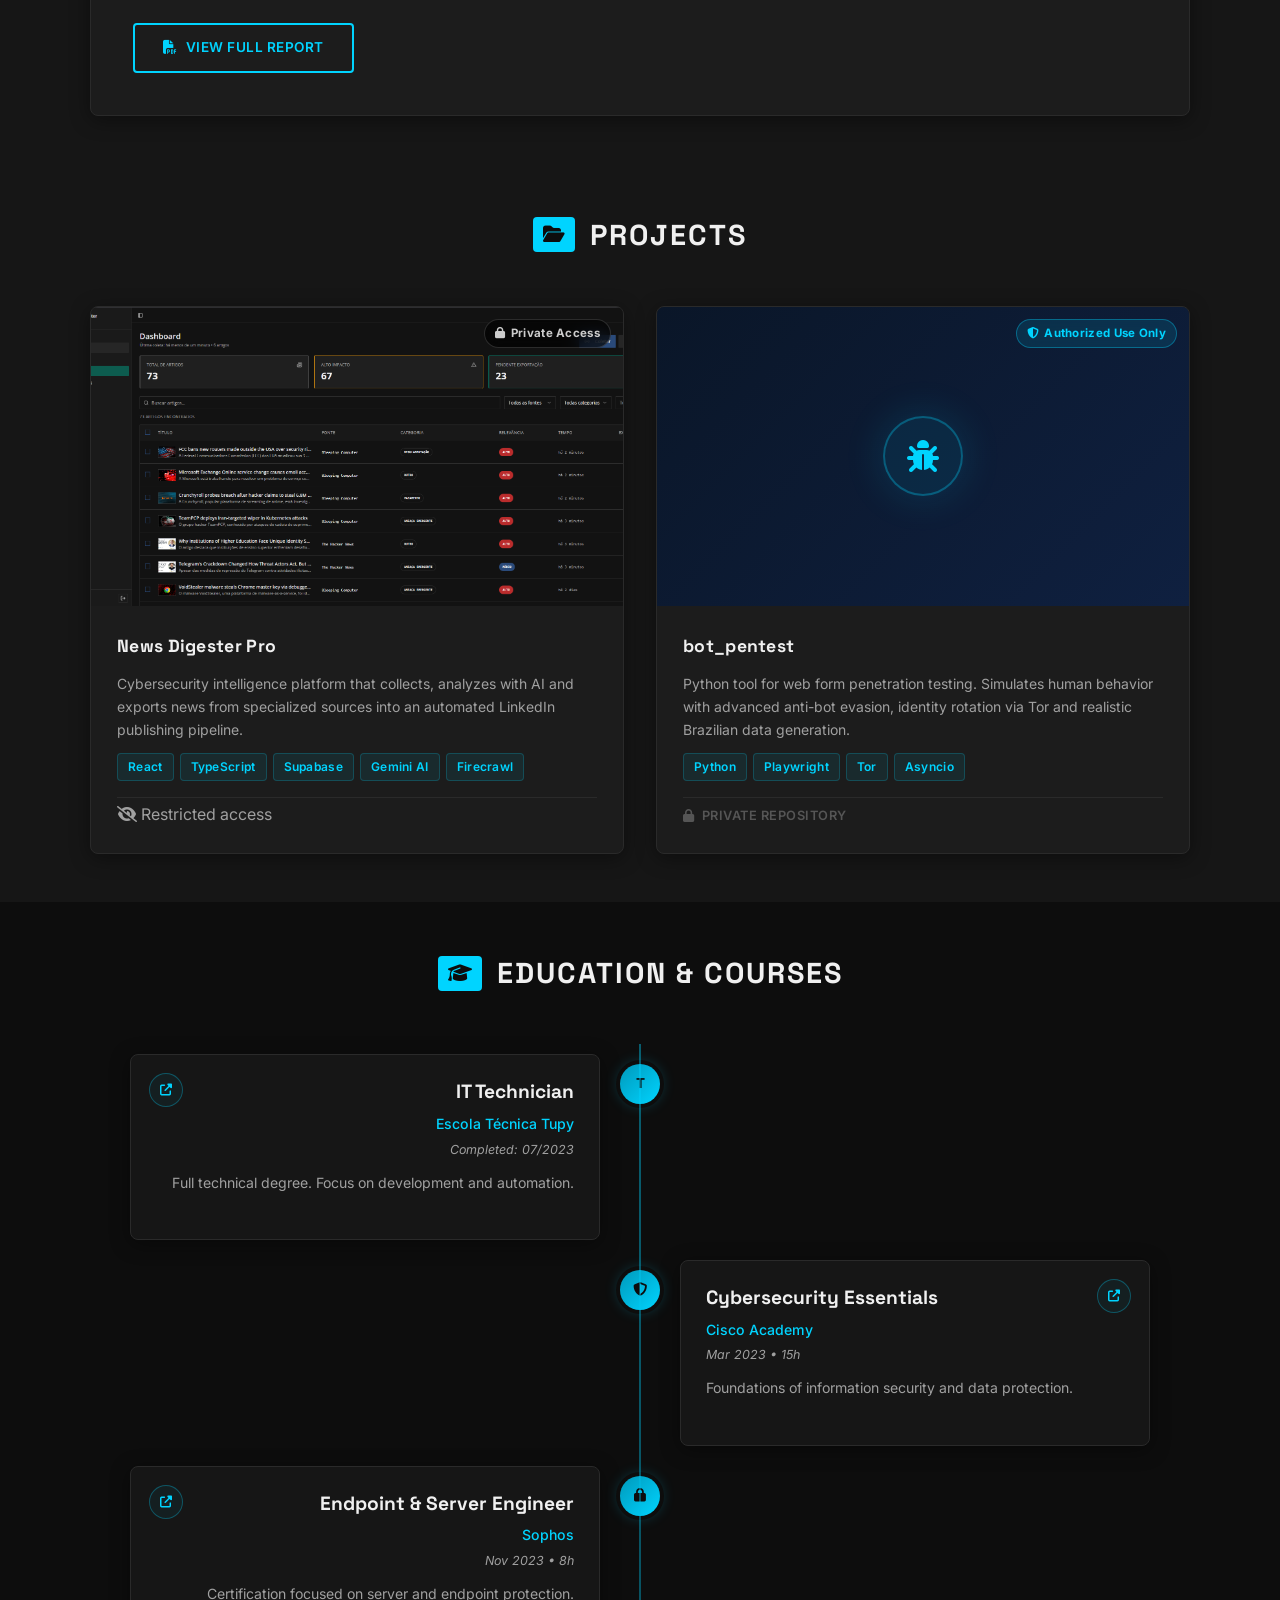
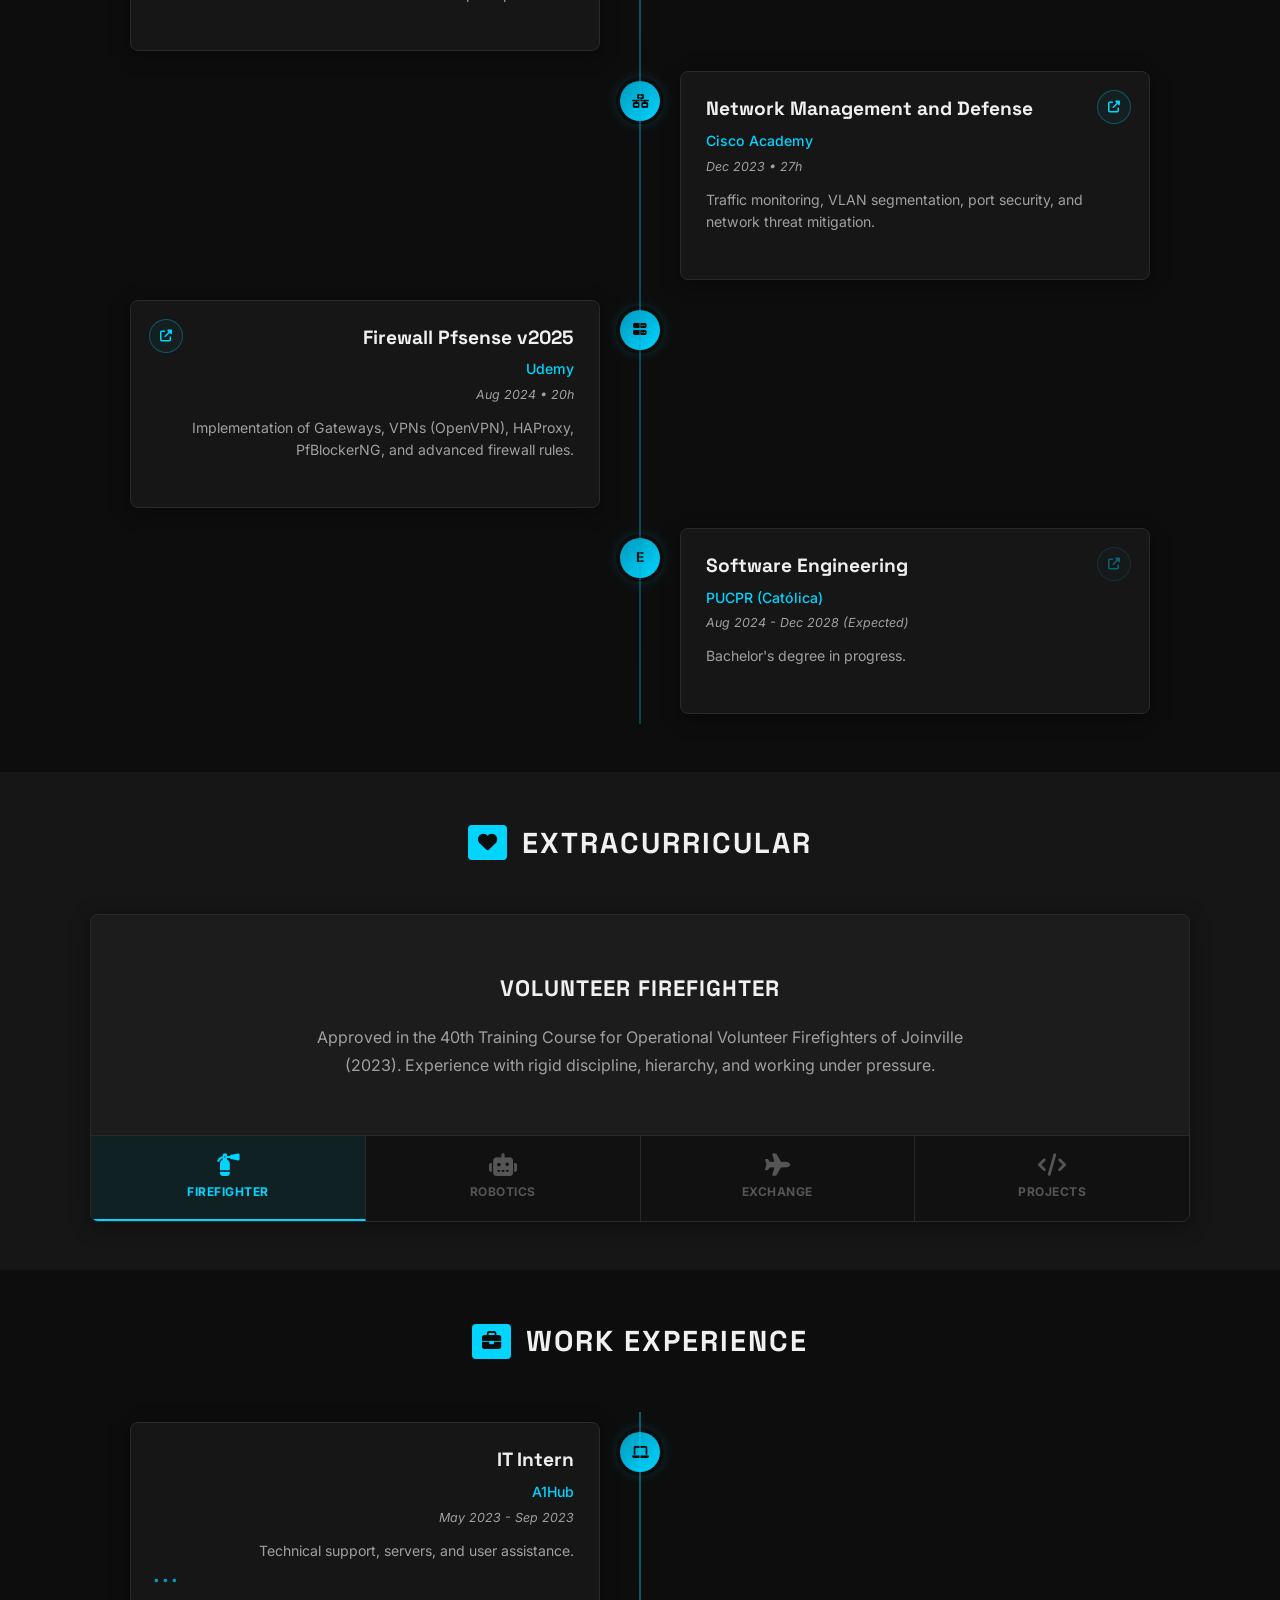
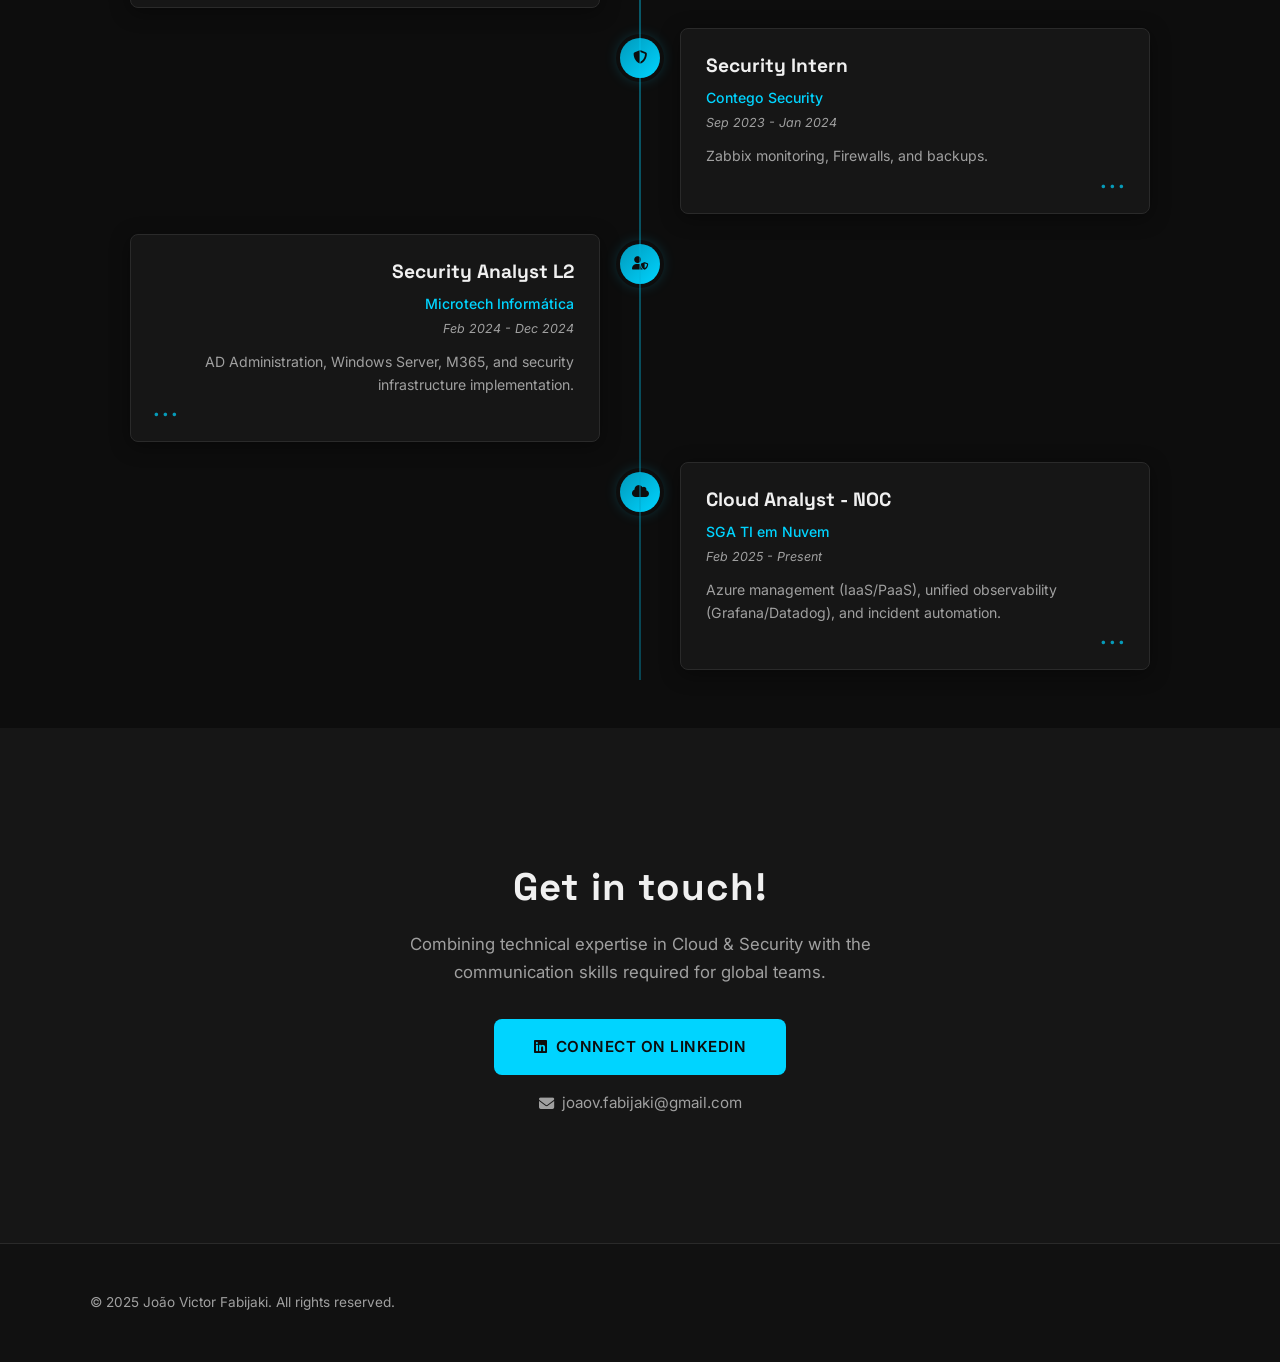
<file: index-en.html>
<!DOCTYPE html>
<html lang="en">
<head>
    <meta charset="UTF-8">
    <meta name="viewport" content="width=device-width, initial-scale=1.0">
    <meta http-equiv="X-UA-Compatible" content="IE=edge">

    <title>João Victor Fabijaki — Security Analyst & Software Engineer</title>
    <meta name="description" content="Portfolio of João Victor Fabijaki — Information Security Analyst and Software Engineer. Azure Cloud, Firewalls and Microsoft 365 specialist. Joinville, Brazil.">

    <meta property="og:title" content="João Victor Fabijaki — Security Analyst & Software Engineer">
    <meta property="og:description" content="Information security, Azure cloud and software engineering portfolio. Joinville, Brazil.">
    <meta property="og:image" content="itens/header_nova.png">
    <meta property="og:type" content="website">
    <meta name="twitter:card" content="summary_large_image">

    <link rel="stylesheet" href="https://cdnjs.cloudflare.com/ajax/libs/font-awesome/6.4.0/css/all.min.css">
    <link rel="preconnect" href="https://fonts.googleapis.com">
    <link rel="preconnect" href="https://fonts.gstatic.com" crossorigin>
    <link href="https://fonts.googleapis.com/css2?family=Inter:wght@300;400;500;600&family=Space+Grotesk:wght@600;700&display=swap" rel="stylesheet">
    <link rel="stylesheet" href="style.css">
    <link rel="icon" type="image/svg+xml" href="itens/favicon.svg">
</head>
<body>

    <div id="scroll-progress" class="scroll-progress"></div>

    <header class="header">
        <div class="header__container container">
            <nav class="header__nav">
                <ul class="header__menu">
                    <li class="header__item"><a href="#home" class="header__link">Home</a></li>
                    <li class="header__item"><a href="#projetos" class="header__link">Projects</a></li>
                    <li class="header__item"><a href="#formacao" class="header__link">Education</a></li>
                    <li class="header__item"><a href="#extracurricular" class="header__link">Extracurricular</a></li>
                    <li class="header__item"><a href="#experiencia" class="header__link">Experience</a></li>
                    <li class="language-switcher">
                        <a href="index.html">🇧🇷 PT</a> |
                        <span>🇺🇸 EN</span>
                    </li>
                </ul>
            </nav>
            <button class="header__toggle" aria-label="Open menu" onclick="toggleMenu()">
                <i class="fa fa-bars"></i>
            </button>
        </div>
    </header>

    <main id="main-content">

        <section id="home" class="hero section">
            <div class="container hero-layout">
                <div class="hero__content">
                    <h1 class="hero__title">JOÃO VICTOR FABIJAKI</h1>
                    <p class="hero__subtitle" id="typing-subtitle">Security Analyst</p>

                    <ul class="contact-list-hero">
                        <li><i class="fa fa-envelope"></i> joaov.fabijaki@gmail.com</li>
                        <li><i class="fab fa-linkedin"></i> linkedin.com/in/joaofabijaki99</li>
                        <li><i class="fa fa-map-marker-alt"></i> Joinville, Brazil</li>
                    </ul>

                    <div class="hero__description-text">
                        <p>
                            Hello! I am a certified IT Technician and a Software Engineering student.
                            I have international experience (USA, English C1) and a professional focus on Information Security (AD, Firewalls, M365, Azure).
                        </p>
                    </div>

                    <div class="hero__actions">
                        <a href="itens/CV-Eng.pdf" target="_blank" rel="noopener noreferrer" class="button button--primary">Download CV</a>
                        <a href="https://www.linkedin.com/in/joaofabijaki99/" target="_blank" class="button button--secondary">LinkedIn</a>
                    </div>
                </div>

                <div class="hero__image-wrapper">
                    <div class="hero__image"></div>
                </div>
            </div>
        </section>

        <section id="skills" class="section">
            <div class="container">
                <header class="section-header reveal">
                    <div class="icon-box"><i class="fa fa-code"></i></div>
                    <h2 class="section-header__title">Tech Stack</h2>
                </header>

                <div class="skills-grid">
                    <div class="skill-card reveal">
                        <svg xmlns="http://www.w3.org/2000/svg" viewBox="0 0 24 24" width="40" height="40" style="margin-bottom: 15px; display: block; margin-left: auto; margin-right: auto;">
                            <path fill="#00D4FF" d="M5.4 18.9l-4.1 3.5L8.9 3.6h5.3L5.4 18.9zM24 22.4l-7.3-15h-5.2L24 22.4z"/>
                        </svg>
                        <span>Microsoft Azure</span>
                    </div>
                    <div class="skill-card reveal">
                        <i class="fab fa-linux"></i>
                        <span>Linux</span>
                    </div>
                    <div class="skill-card reveal">
                        <i class="fa fa-shield-alt"></i>
                        <span>Firewalls</span>
                    </div>
                    <div class="skill-card reveal">
                        <i class="fa fa-chart-line"></i>
                        <span>Zabbix</span>
                    </div>
                    <div class="skill-card reveal">
                        <i class="fa fa-network-wired"></i>
                        <span>Networking & VPN</span>
                    </div>
                    <div class="skill-card reveal">
                        <i class="fab fa-windows"></i>
                        <span>Microsoft 365</span>
                    </div>
                </div>
            </div>
        </section>

        <section id="soft-skills" class="section section--alt-bg">
            <div class="container">
                <header class="section-header reveal">
                    <div class="icon-box"><i class="fa fa-users-cog"></i></div>
                    <h2 class="section-header__title">Behavioral Profile (DISC)</h2>
                </header>

                <div class="disc-wrapper">
                    <div class="disc-summary reveal">
                        <h3>Analytical-Steady Profile (C-S)</h3>
                        <p>
                            According to the Innermetrix methodology, I have a profile focused on <strong>Precision and Consistency</strong>.
                            My extremely high score in <strong>Compliance/Caution (99%)</strong> indicates a strong orientation towards quality, logic, and adherence to technical standards.
                            Combined with <strong>Steadiness (77%)</strong>, I work in a patient and methodical manner, ideal for solving complex problems and architecting secure solutions.
                        </p>

                        <div class="soft-tags">
                            <span>Critical Thinking</span>
                            <span>High Precision</span>
                            <span>Quality Focus</span>
                            <span>Structured Processes</span>
                        </div>

                        <div style="margin-top: 30px;">
                            <a href="itens/disc_eng.pdf" target="_blank" class="button button--secondary">
                                <i class="fa fa-file-pdf"></i> View Full Report
                            </a>
                        </div>
                    </div>

                    <div class="disc-chart reveal">
                        <div class="disc-item">
                            <div class="disc-info">
                                <span class="disc-letter" style="color: #3498db;">C</span>
                                <span class="disc-label">Compliance (Analyst)</span>
                                <span class="disc-percent">99%</span>
                            </div>
                            <div class="progress-bg">
                                <div class="progress-fill" data-width="99%" style="background-color: #3498db;"></div>
                            </div>
                        </div>

                        <div class="disc-item">
                            <div class="disc-info">
                                <span class="disc-letter" style="color: #2ecc71;">S</span>
                                <span class="disc-label">Steadiness (Planner)</span>
                                <span class="disc-percent">77%</span>
                            </div>
                            <div class="progress-bg">
                                <div class="progress-fill" data-width="77%" style="background-color: #2ecc71;"></div>
                            </div>
                        </div>

                        <div class="disc-item">
                            <div class="disc-info">
                                <span class="disc-letter" style="color: #e74c3c;">D</span>
                                <span class="disc-label">Dominance (Results)</span>
                                <span class="disc-percent">42%</span>
                            </div>
                            <div class="progress-bg">
                                <div class="progress-fill" data-width="42%" style="background-color: #e74c3c;"></div>
                            </div>
                        </div>

                        <div class="disc-item">
                            <div class="disc-info">
                                <span class="disc-letter" style="color: #f1c40f;">I</span>
                                <span class="disc-label">Influence (Communicator)</span>
                                <span class="disc-percent">28%</span>
                            </div>
                            <div class="progress-bg">
                                <div class="progress-fill" data-width="28%" style="background-color: #f1c40f;"></div>
                            </div>
                        </div>
                    </div>
                </div>
            </div>
        </section>

        <section id="projetos" class="section section--alt-bg">
            <div class="container">
                <header class="section-header reveal">
                    <div class="icon-box"><i class="fa fa-folder-open"></i></div>
                    <h2 class="section-header__title">Projects</h2>
                </header>

                <div class="projects-grid">

                    <div class="project-card reveal">
                        <div class="project-card__image">
                            <img src="itens/news-digester-screenshot.png" alt="News Digester Pro — Dashboard" loading="lazy">
                            <div class="project-card__overlay">
                                <span class="project-badge project-badge--private">
                                    <i class="fa fa-lock"></i> Private Access
                                </span>
                            </div>
                        </div>
                        <div class="project-card__body">
                            <h3 class="project-card__title">News Digester Pro</h3>
                            <p class="project-card__desc">
                                Cybersecurity intelligence platform that collects, analyzes with AI and exports news from specialized sources into an automated LinkedIn publishing pipeline.
                            </p>
                            <div class="project-card__tags">
                                <span>React</span>
                                <span>TypeScript</span>
                                <span>Supabase</span>
                                <span>Gemini AI</span>
                                <span>Firecrawl</span>
                            </div>
                            <div class="project-card__actions">
                                <span class="https://news.fabijaki.com.br/">
                                    <i class="fa fa-eye-slash"></i> Restricted access
                                </span>
                            </div>
                        </div>
                    </div>

                    <div class="project-card reveal">
                        <div class="project-card__image project-card__image--icon">
                            <div class="project-icon-bg">
                                <i class="fa fa-bug"></i>
                            </div>
                            <div class="project-card__overlay">
                                <span class="project-badge project-badge--security">
                                    <i class="fa fa-shield-alt"></i> Authorized Use Only
                                </span>
                            </div>
                        </div>
                        <div class="project-card__body">
                            <h3 class="project-card__title">bot_pentest</h3>
                            <p class="project-card__desc">
                                Python tool for web form penetration testing. Simulates human behavior with advanced anti-bot evasion, identity rotation via Tor and realistic Brazilian data generation.
                            </p>
                            <div class="project-card__tags">
                                <span>Python</span>
                                <span>Playwright</span>
                                <span>Tor</span>
                                <span>Asyncio</span>
                            </div>
                            <div class="project-card__actions">
                                <span class="project-link project-link--private">
                                    <i class="fa fa-lock"></i> Private Repository
                                </span>
                            </div>
                        </div>
                    </div>

                </div>
            </div>
        </section>

        <section id="formacao" class="section">
            <div class="container">
                <header class="section-header reveal">
                    <div class="icon-box"><i class="fa fa-graduation-cap"></i></div>
                    <h2 class="section-header__title">Education & Courses</h2>
                </header>

                <div class="timeline">
                    <div class="timeline-item left reveal">
                        <div class="timeline-icon">T</div>
                        <div class="content-box">
                            <a href="itens/Uni.jpg" class="cert-link" target="_blank" title="View Certificate">
                                <i class="fa fa-external-link-alt"></i>
                            </a>
                            <h3>IT Technician</h3>
                            <div class="institution">Escola Técnica Tupy</div>
                            <span class="date">Completed: 07/2023</span>
                            <p>Full technical degree. Focus on development and automation.</p>
                        </div>
                    </div>

                    <div class="timeline-item right reveal">
                        <div class="timeline-icon"><i class="fa fa-shield-alt"></i></div>
                        <div class="content-box">
                            <a href="https://www.credly.com/badges/5933a536-8b8e-48c5-8219-90d3f0dfa8ed/public_url" class="cert-link" target="_blank" title="View Certificate">
                                <i class="fa fa-external-link-alt"></i>
                            </a>
                            <h3>Cybersecurity Essentials</h3>
                            <div class="institution">Cisco Academy</div>
                            <span class="date">Mar 2023 • 15h</span>
                            <p>Foundations of information security and data protection.</p>
                        </div>
                    </div>

                    <div class="timeline-item left reveal">
                        <div class="timeline-icon"><i class="fa fa-lock"></i></div>
                        <div class="content-box">
                            <a href="itens/Sophos.jpeg" class="cert-link" target="_blank" title="View Certificate">
                                <i class="fa fa-external-link-alt"></i>
                            </a>
                            <h3>Endpoint & Server Engineer</h3>
                            <div class="institution">Sophos</div>
                            <span class="date">Nov 2023 • 8h</span>
                            <p>Certification focused on server and endpoint protection.</p>
                        </div>
                    </div>

                    <div class="timeline-item right reveal">
                        <div class="timeline-icon"><i class="fa fa-network-wired"></i></div>
                        <div class="content-box">
                            <a href="https://www.credly.com/badges/f400326d-bca4-4876-aa11-ea18dce1ae86/linked_in_profile" class="cert-link" target="_blank" title="View Certificate">
                                <i class="fa fa-external-link-alt"></i>
                            </a>
                            <h3>Network Management and Defense</h3>
                            <div class="institution">Cisco Academy</div>
                            <span class="date">Dec 2023 • 27h</span>
                            <p>Traffic monitoring, VLAN segmentation, port security, and network threat mitigation.</p>
                        </div>
                    </div>

                    <div class="timeline-item left reveal">
                        <div class="timeline-icon"><i class="fa fa-server"></i></div>
                        <div class="content-box">
                            <a href="https://udemy-certificate.s3.amazonaws.com/pdf/UC-69126b67-35d7-4bad-95ac-857d4d841344.pdf" class="cert-link" target="_blank" title="View Certificate">
                                <i class="fa fa-external-link-alt"></i>
                            </a>
                            <h3>Firewall Pfsense v2025</h3>
                            <div class="institution">Udemy</div>
                            <span class="date">Aug 2024 • 20h</span>
                            <p>Implementation of Gateways, VPNs (OpenVPN), HAProxy, PfBlockerNG, and advanced firewall rules.</p>
                        </div>
                    </div>

                    <div class="timeline-item right reveal">
                        <div class="timeline-icon">E</div>
                        <div class="content-box">
                            <a href="#" class="cert-link cert-link--disabled" title="Link coming soon">
                                <i class="fa fa-external-link-alt"></i>
                            </a>
                            <h3>Software Engineering</h3>
                            <div class="institution">PUCPR (Católica)</div>
                            <span class="date">Aug 2024 - Dec 2028 (Expected)</span>
                            <p>Bachelor's degree in progress.</p>
                        </div>
                    </div>
                </div>
            </div>
        </section>

        <section id="extracurricular" class="section section--alt-bg">
            <div class="container">
                <header class="section-header reveal">
                    <div class="icon-box"><i class="fa fa-heart"></i></div>
                    <h2 class="section-header__title">Extracurricular</h2>
                </header>

                <div class="interests-wrapper reveal">
                    <div class="interest-content-area">
                        <div id="firefighter" class="interest-tab-content active-content">
                            <h3>Volunteer Firefighter</h3>
                            <p>Approved in the 40th Training Course for Operational Volunteer Firefighters of Joinville (2023). Experience with rigid discipline, hierarchy, and working under pressure.</p>
                        </div>
                        <div id="robotics" class="interest-tab-content">
                            <h3>Industrial Robotics</h3>
                            <p>Studied robotics for 2 years at SESI (2017-2018). First contact with programming logic and hardware automation.</p>
                        </div>
                        <div id="exchange" class="interest-tab-content">
                            <h3>Student Exchange (USA)</h3>
                            <p>Living experience in Houston, Texas (2018-2019, 2022 (6 months), 2025 (8 months)). English fluency (C1) and cultural adaptability.</p>
                        </div>
                        <div id="projects" class="interest-tab-content">
                            <h3>Personal Projects</h3>
                            <p>Development of a game in C# and a custom Arduino controller for a Transteiner (Industrial stacker crane).</p>
                        </div>
                    </div>
                    <div class="interest-tabs-buttons">
                        <button class="tab-btn active-btn" onclick="openInterest(event, 'firefighter')">
                            <i class="fa fa-fire-extinguisher"></i><span>Firefighter</span>
                        </button>
                        <button class="tab-btn" onclick="openInterest(event, 'robotics')">
                            <i class="fa fa-robot"></i><span>Robotics</span>
                        </button>
                        <button class="tab-btn" onclick="openInterest(event, 'exchange')">
                            <i class="fa fa-plane"></i><span>Exchange</span>
                        </button>
                        <button class="tab-btn" onclick="openInterest(event, 'projects')">
                            <i class="fa fa-code"></i><span>Projects</span>
                        </button>
                    </div>
                </div>
            </div>
        </section>

        <section id="experiencia" class="section">
            <div class="container">
                <header class="section-header reveal">
                    <div class="icon-box"><i class="fa fa-briefcase"></i></div>
                    <h2 class="section-header__title">Work Experience</h2>
                </header>

                <div class="timeline">
                    <div class="timeline-item left reveal">
                        <div class="timeline-icon"><i class="fa fa-laptop"></i></div>
                        <div class="content-box">
                            <h3>IT Intern</h3>
                            <div class="institution">A1Hub</div>
                            <span class="date">May 2023 - Sep 2023</span>
                            <p>Technical support, servers, and user assistance.</p>
                            <div class="read-more" onclick="openModal(
                                'IT Intern',
                                'A1Hub',
                                'May 2023 - Sep 2023',
                                '<strong>Computers:</strong><ul><li>Technical support for hardware and software, diagnosis, and resolution.</li><li>Server and control system management.</li></ul><br><strong>Infrastructure:</strong><ul><li>Maintenance and organization of structured cabling.</li><li>Equipment replacement and control.</li></ul><br><strong>Customer Service:</strong><ul><li>On-site, remote, and phone support.</li><li>Focus on printing environments.</li></ul>'
                            )">...</div>
                        </div>
                    </div>

                    <div class="timeline-item right reveal">
                        <div class="timeline-icon"><i class="fa fa-shield-alt"></i></div>
                        <div class="content-box">
                            <h3>Security Intern</h3>
                            <div class="institution">Contego Security</div>
                            <span class="date">Sep 2023 - Jan 2024</span>
                            <p>Zabbix monitoring, Firewalls, and backups.</p>
                            <div class="read-more" onclick="openModal(
                                'Security Intern',
                                'Contego Security',
                                'Sep 2023 - Jan 2024',
                                '<strong>Zabbix:</strong><ul><li>Monitoring, trigger review, and dashboards.</li><li>Integration with platforms (Zoho/Wazuh).</li><li>Configuring agents on Linux servers.</li></ul><br><strong>Sophos:</strong><ul><li>L3 support for VPN and firewall rules.</li><li>Registration in Sophos Central and phishing simulations.</li></ul><br><strong>Acronis:</strong><ul><li>Backup management, licenses, and protection plans.</li><li>Agent installation and alert monitoring.</li></ul><br><strong>Microsoft 365:</strong><ul><li>Account creation/management, licensing, and groups.</li><li>Azure support.</li></ul>'
                            )">...</div>
                        </div>
                    </div>

                    <div class="timeline-item left reveal">
                        <div class="timeline-icon"><i class="fa fa-user-shield"></i></div>
                        <div class="content-box">
                            <h3>Security Analyst L2</h3>
                            <div class="institution">Microtech Informática</div>
                            <span class="date">Feb 2024 - Dec 2024</span>
                            <p>AD Administration, Windows Server, M365, and security infrastructure implementation.</p>
                            <div class="read-more" onclick="openModal(
                                'Infrastructure Analyst L2',
                                'Microtech Informática',
                                'Feb 2024 - Dec 2024',
                                '<strong>Active Directory (AD):</strong><ul><li>Management of users, groups, and GPOs.</li><li>Resolution of authentication issues.</li></ul><br><strong>Windows Server:</strong><ul><li>Configuration of DHCP, DNS, and File Servers.</li><li>Security policies.</li></ul><br><strong>Microsoft 365:</strong><ul><li>Account and license administration.</li></ul><br><strong>Help Desk L2:</strong><ul><li>Resolution of complex incidents.</li></ul><br><strong>Security:</strong><ul><li>PfSense Firewalls, VPNs (OpenVPN), and Bitdefender.</li></ul>'
                            )">...</div>
                        </div>
                    </div>

                    <div class="timeline-item right reveal">
                        <div class="timeline-icon"><i class="fa fa-cloud"></i></div>
                        <div class="content-box">
                            <h3>Cloud Analyst - NOC</h3>
                            <div class="institution">SGA TI em Nuvem</div>
                            <span class="date">Feb 2025 - Present</span>
                            <p>Azure management (IaaS/PaaS), unified observability (Grafana/Datadog), and incident automation.</p>
                            <div class="read-more" onclick="openModal(
                                'Cloud Analyst - NOC',
                                'SGA TI em Nuvem',
                                'Feb 2025 - Present',
                                '<strong>Azure Cloud Management & Monitoring:</strong><ul><li>Administration and optimization of Azure environments (IaaS/PaaS).</li><li>Design of hybrid architectures (Azure Monitor, Zabbix, and Datadog).</li><li>Periodic review for right-sizing and risk mitigation.</li></ul><br><strong>Observability & Visualization:</strong><ul><li>Centralization of Azure metrics in Grafana (Single Pane of Glass).</li><li>Health and performance KPIs (M365 Ecosystem).</li><li>Proactive alerting rules in Datadog.</li></ul><br><strong>Automation & ITSM:</strong><ul><li>Automation of Azure workflows integrated with MoveDesk.</li><li>Scripts for self-healing and MTTR reduction.</li></ul><br><strong>Governance & Documentation:</strong><ul><li>Technical documentation and runbooks in Confluence.</li><li>Executive cloud health and capacity planning reports.</li><li>Alignment with Azure best practices.</li></ul>'
                            )">...</div>
                        </div>
                    </div>
                </div>
            </div>
        </section>

        <section id="contato" class="section section--alt-bg">
            <div class="container">
                <div class="cta-wrapper reveal">
                    <div class="cta-content">
                        <h2 class="cta-title">Get in touch!</h2>
                        <p class="cta-text">
                            Combining technical expertise in Cloud & Security with the communication skills required for global teams.
                        </p>
                    </div>
                    <div class="cta-actions">
                        <a href="https://www.linkedin.com/in/joaofabijaki99/" target="_blank" class="button button--primary big-btn">
                            <i class="fab fa-linkedin"></i> Connect on LinkedIn
                        </a>
                        <a href="mailto:joaov.fabijaki@gmail.com" class="contact-link-simple">
                            <i class="fa fa-envelope"></i> joaov.fabijaki@gmail.com
                        </a>
                    </div>
                </div>
            </div>
        </section>

    </main>

    <footer class="footer">
        <div class="footer__container container">
            <div class="footer__brand">
                <p class="footer__copyright">&copy; 2025 João Victor Fabijaki. All rights reserved.</p>
            </div>
            <ul class="footer__social"></ul>
        </div>
    </footer>

    <div id="jobModal" class="modal-overlay">
        <div class="modal-content">
            <span class="close-btn" onclick="closeModal()">&times;</span>
            <h2 id="modalTitle">Role</h2>
            <h4 id="modalCompany">Company</h4>
            <span id="modalDate" class="modal-date">Date</span>
            <div class="modal-divider"></div>
            <div id="modalDesc" class="modal-body"></div>
        </div>
    </div>

    <button id="back-to-top" class="back-to-top" aria-label="Back to top" title="Back to top">
        <i class="fa fa-chevron-up"></i>
    </button>

    <a href="https://wa.me/5547991508532" target="_blank" class="whatsapp-btn" title="Chat on WhatsApp">
        <i class="fab fa-whatsapp"></i>
    </a>

    <script src="script.js"></script>
</body>
</html>
</file>
<file: style.css>
/* ============================
   DESIGN TOKENS
   ============================ */
:root {
    --color-accent: #00D4FF;
    --color-accent-dim: #0099BB;
    --color-accent-glow: rgba(0, 212, 255, 0.15);
    --color-accent-subtle: rgba(0, 212, 255, 0.08);

    --bg-body: #0D0D0D;
    --bg-surface: #161616;
    --bg-surface-2: #1C1C1C;
    --bg-header: #111111;
    --bg-highlight: #202020;

    --color-border: #2A2A2A;
    --color-border-hover: rgba(0, 212, 255, 0.3);

    --text-main: #F0F0F0;
    --text-muted: #A0A0A0;
    --text-inverted: #0D0D0D;

    --font-family-base: 'Inter', system-ui, -apple-system, sans-serif;
    --font-family-display: 'Space Grotesk', 'Inter', sans-serif;

    --font-size-h1: clamp(1.8rem, 5vw, 3rem);
    --font-size-h2: clamp(1.3rem, 3vw, 1.8rem);
    --font-size-h3: clamp(1rem, 2vw, 1.2rem);
    --font-size-base: clamp(0.9rem, 1.5vw, 1rem);

    --space-xs: 0.5rem;
    --space-sm: 1rem;
    --space-md: 1.5rem;
    --space-lg: clamp(2rem, 5vw, 3rem);
    --space-xl: clamp(3rem, 8vw, 5rem);

    --container-width: 1100px;
    --border-radius: 8px;
    --border-radius-sm: 4px;
    --shadow-sm: 0 2px 8px rgba(0, 0, 0, 0.3);
    --shadow-md: 0 4px 20px rgba(0, 0, 0, 0.4);
    --shadow-accent: 0 8px 30px rgba(0, 212, 255, 0.1);
    --transition-base: 0.3s ease;
}


/* ============================
   RESET & BASE
   ============================ */
*, *::before, *::after {
    box-sizing: border-box;
    margin: 0;
    padding: 0;
}

html {
    scroll-behavior: smooth;
    text-size-adjust: 100%;
}

body {
    font-family: var(--font-family-base);
    background-color: var(--bg-body);
    color: var(--text-muted);
    line-height: 1.6;
    -webkit-font-smoothing: antialiased;
    font-size: var(--font-size-base);
}

img, picture, video, canvas, svg {
    display: block;
    max-width: 100%;
}

input, button, textarea, select {
    font: inherit;
}

:focus-visible {
    outline: 2px solid var(--color-accent);
    outline-offset: 2px;
}


/* ============================
   LAYOUT
   ============================ */
.container {
    width: 95%;
    max-width: var(--container-width);
    margin-inline: auto;
}

.section {
    padding-block: var(--space-lg);
}

.section--alt-bg {
    background-color: var(--bg-surface);
}


/* ============================
   SCROLL PROGRESS BAR
   ============================ */
.scroll-progress {
    position: fixed;
    top: 0;
    left: 0;
    height: 3px;
    width: 0%;
    background: linear-gradient(90deg, var(--color-accent-dim), var(--color-accent));
    z-index: 9999;
    transition: width 0.1s linear;
}


/* ============================
   HEADER
   ============================ */
.header {
    position: sticky;
    top: 0;
    z-index: 100;
    padding: 15px 0;
    background-color: rgba(13, 13, 13, 0.6);
    backdrop-filter: blur(12px);
    -webkit-backdrop-filter: blur(12px);
    border-bottom: 1px solid transparent;
    transition: background-color var(--transition-base), border-color var(--transition-base), box-shadow var(--transition-base);
}

.header.scrolled {
    background-color: rgba(13, 13, 13, 0.92);
    border-bottom-color: var(--color-border);
    box-shadow: 0 4px 20px rgba(0, 0, 0, 0.5);
}

.header__container {
    display: flex;
    justify-content: space-between;
    align-items: center;
}

.header__nav {
    flex: 1;
}

.header__menu {
    display: flex;
    gap: 30px;
    list-style: none;
    width: 100%;
    align-items: center;
}

.header__link {
    text-decoration: none;
    color: var(--text-muted);
    font-weight: 500;
    font-size: 0.9rem;
    transition: color var(--transition-base);
    position: relative;
    padding-bottom: 2px;
}

.header__link::after {
    content: '';
    position: absolute;
    bottom: -2px;
    left: 0;
    width: 0;
    height: 2px;
    background: var(--color-accent);
    border-radius: 2px;
    transition: width var(--transition-base);
}

.header__link:hover,
.header__link.active {
    color: var(--color-accent);
}

.header__link:hover::after,
.header__link.active::after {
    width: 100%;
}

.header__toggle {
    display: none;
    background: none;
    border: none;
    cursor: pointer;
    color: var(--text-main);
    font-size: 1.5rem;
}

.language-switcher {
    margin-left: auto;
    font-weight: 600;
    font-size: 0.85rem;
    color: var(--text-muted);
    white-space: nowrap;
}

.language-switcher a {
    text-decoration: none;
    color: inherit;
    transition: color var(--transition-base);
}

.language-switcher a:hover {
    color: var(--color-accent);
}


/* ============================
   BUTTONS
   ============================ */
.button {
    display: inline-flex;
    align-items: center;
    justify-content: center;
    gap: 8px;
    padding: 12px 28px;
    border-radius: var(--border-radius-sm);
    text-decoration: none;
    font-family: var(--font-family-base);
    font-weight: 600;
    text-transform: uppercase;
    font-size: 0.85rem;
    letter-spacing: 0.5px;
    transition: var(--transition-base);
    cursor: pointer;
    border: none;
    position: relative;
    overflow: hidden;
}

.button::after {
    content: '';
    position: absolute;
    top: -50%;
    left: -75%;
    width: 50%;
    height: 200%;
    background: rgba(255, 255, 255, 0.08);
    transform: skewX(-20deg);
    transition: left 0.5s ease;
}

.button:hover::after {
    left: 125%;
}

.button--primary {
    background-color: var(--color-accent);
    color: var(--text-inverted);
}

.button--primary:hover {
    background-color: var(--color-accent-dim);
    box-shadow: 0 0 20px rgba(0, 212, 255, 0.3);
}

.button--secondary {
    background-color: transparent;
    color: var(--color-accent);
    border: 2px solid var(--color-accent);
}

.button--secondary:hover {
    background-color: var(--color-accent);
    color: var(--text-inverted);
    box-shadow: 0 0 20px rgba(0, 212, 255, 0.3);
}

.big-btn {
    padding: 16px 40px;
    font-size: 0.95rem;
    border-radius: var(--border-radius);
}


/* ============================
   SECTION HEADER
   ============================ */
.section-header {
    display: flex;
    align-items: center;
    justify-content: center;
    margin-bottom: var(--space-lg);
}

.icon-box {
    background: var(--color-accent);
    padding: 8px 10px;
    border-radius: var(--border-radius-sm);
    display: flex;
    align-items: center;
    justify-content: center;
    margin-right: 15px;
}

.icon-box i {
    color: var(--text-inverted);
    font-size: 1.2rem;
}

.section-header__title {
    font-family: var(--font-family-display);
    font-size: var(--font-size-h2);
    text-transform: uppercase;
    color: var(--text-main);
    letter-spacing: 2px;
}


/* ============================
   HERO
   ============================ */
.hero-layout {
    display: flex;
    align-items: center;
    background: linear-gradient(135deg, var(--bg-surface) 0%, #0f1a2e 100%);
    border-radius: var(--border-radius);
    box-shadow: var(--shadow-md);
    overflow: hidden;
    min-height: 420px;
    margin-top: 40px;
    border: 1px solid var(--color-border);
}

.hero__content {
    flex: 1.2;
    padding: clamp(25px, 5vw, 55px);
    border-left: 3px solid var(--color-accent);
}

.hero__title {
    font-family: var(--font-family-display);
    font-size: var(--font-size-h1);
    color: var(--text-main);
    margin-bottom: 8px;
    letter-spacing: 1px;
}

.hero__subtitle {
    font-size: clamp(0.95rem, 2vw, 1.1rem);
    color: var(--color-accent);
    margin-bottom: 22px;
    font-weight: 500;
    min-height: 1.6em;
}

.hero__subtitle::after {
    content: '|';
    animation: blink 0.8s step-end infinite;
    margin-left: 2px;
    color: var(--color-accent);
}

@keyframes blink {
    0%, 100% { opacity: 1; }
    50% { opacity: 0; }
}

.contact-list-hero {
    list-style: none;
    margin-bottom: 25px;
}

.contact-list-hero li {
    font-size: 0.9rem;
    margin-bottom: 8px;
    display: flex;
    align-items: center;
    color: var(--text-muted);
}

.contact-list-hero i {
    width: 25px;
    color: var(--color-accent);
}

.hero__description-text {
    margin-bottom: 32px;
    color: var(--text-muted);
    font-size: 0.95rem;
    max-width: 520px;
    line-height: 1.7;
}

.hero__actions {
    display: flex;
    gap: 15px;
    flex-wrap: wrap;
}

.hero__image-wrapper {
    flex: 1;
    height: 420px;
    position: relative;
    clip-path: polygon(20% 0, 100% 0, 100% 100%, 0% 100%);
    box-shadow: -20px 0 60px rgba(0, 212, 255, 0.08);
}

.hero__image {
    width: 100%;
    height: 100%;
    background-image: url('itens/header_nova.png');
    background-size: cover;
    background-position: center top;
}


/* ============================
   SCROLL REVEAL
   ============================ */
.reveal {
    opacity: 0;
    transform: translateY(28px);
    transition: opacity 0.65s ease, transform 0.65s ease;
}

.reveal.visible {
    opacity: 1;
    transform: translateY(0);
}


/* ============================
   SKILLS GRID
   ============================ */
.skills-grid {
    display: grid;
    grid-template-columns: repeat(auto-fit, minmax(clamp(120px, 18vw, 160px), 1fr));
    gap: clamp(12px, 2vw, 20px);
    text-align: center;
}

.skill-card {
    background-color: var(--bg-surface);
    padding: clamp(18px, 3vw, 28px);
    border-radius: var(--border-radius);
    border: 1px solid var(--color-border);
    transition: transform var(--transition-base), box-shadow var(--transition-base), border-color var(--transition-base);
    position: relative;
    overflow: hidden;
    box-shadow: var(--shadow-sm);
}

.skill-card::before {
    content: '';
    position: absolute;
    inset: 0;
    background: radial-gradient(circle at 50% 0%, var(--color-accent-glow), transparent 70%);
    opacity: 0;
    transition: opacity var(--transition-base);
}

.skill-card:hover {
    transform: translateY(-6px);
    border-color: var(--color-accent);
    box-shadow: var(--shadow-accent);
}

.skill-card:hover::before {
    opacity: 1;
}

.skill-card i {
    font-size: 2.5rem;
    color: var(--color-accent);
    margin-bottom: 15px;
    display: block;
}

.skill-card span {
    font-weight: 600;
    color: var(--text-main);
    font-size: 0.9rem;
    position: relative;
}


/* ============================
   DISC SECTION
   ============================ */
.disc-wrapper {
    display: flex;
    gap: clamp(25px, 5vw, 50px);
    align-items: center;
    background-color: var(--bg-surface-2);
    padding: clamp(22px, 4vw, 42px);
    border-radius: var(--border-radius);
    box-shadow: var(--shadow-md);
    border: 1px solid var(--color-border);
}

.disc-summary {
    flex: 1;
}

.disc-summary h3 {
    font-family: var(--font-family-display);
    color: var(--text-main);
    font-size: clamp(1.1rem, 2.5vw, 1.5rem);
    margin-bottom: 15px;
    text-transform: uppercase;
    letter-spacing: 1px;
}

.disc-summary p {
    color: var(--text-muted);
    margin-bottom: 25px;
    line-height: 1.7;
}

.soft-tags {
    display: flex;
    flex-wrap: wrap;
    gap: 10px;
}

.soft-tags span {
    background-color: var(--color-accent-subtle);
    border: 1px solid rgba(0, 212, 255, 0.35);
    color: var(--color-accent);
    padding: 5px 14px;
    border-radius: 20px;
    font-size: 0.82rem;
    font-weight: 600;
}

.disc-chart {
    flex: 1;
    display: flex;
    flex-direction: column;
    gap: 20px;
}

.disc-item {
    width: 100%;
}

.disc-info {
    display: flex;
    align-items: center;
    justify-content: space-between;
    margin-bottom: 8px;
}

.disc-letter {
    font-weight: 800;
    font-size: 1.2rem;
    width: 30px;
}

.disc-label {
    flex: 1;
    color: var(--text-muted);
    font-size: 0.88rem;
    text-transform: uppercase;
    font-weight: 600;
    letter-spacing: 0.5px;
    padding-left: 8px;
}

.disc-percent {
    color: var(--text-main);
    font-weight: 700;
}

.progress-bg {
    width: 100%;
    height: 8px;
    background-color: #222;
    border-radius: 5px;
    overflow: hidden;
}

.progress-fill {
    height: 100%;
    width: 0;
    border-radius: 5px;
    transition: width 1.2s cubic-bezier(0.4, 0, 0.2, 1);
}


/* ============================
   TIMELINE
   ============================ */
.timeline {
    position: relative;
    width: 100%;
    margin: 0 auto;
}

.timeline::after {
    content: '';
    position: absolute;
    width: 2px;
    background: linear-gradient(to bottom, var(--color-accent), var(--color-accent-dim));
    top: 0;
    bottom: 0;
    left: 50%;
    margin-left: -1px;
    opacity: 0.4;
}

.timeline-item {
    padding: 10px 40px;
    position: relative;
    width: 50%;
    box-sizing: border-box;
}

.timeline-item.left {
    left: 0;
    text-align: right;
}

.timeline-item.right {
    left: 50%;
    text-align: left;
}

.timeline-icon {
    position: absolute;
    width: 40px;
    height: 40px;
    background: linear-gradient(135deg, var(--color-accent-dim), var(--color-accent));
    border-radius: 50%;
    z-index: 10;
    top: 20px;
    display: flex;
    align-items: center;
    justify-content: center;
    color: var(--text-inverted);
    font-weight: bold;
    font-size: 0.85rem;
    box-shadow: 0 0 0 4px var(--bg-body), 0 0 15px rgba(0, 212, 255, 0.3);
}

.timeline-item.left .timeline-icon {
    right: -20px;
}

.timeline-item.right .timeline-icon {
    left: -20px;
}

.content-box {
    padding: 22px 25px 45px;
    background-color: var(--bg-surface);
    border-radius: var(--border-radius);
    border: 1px solid var(--color-border);
    box-shadow: var(--shadow-md);
    position: relative;
    transition: transform var(--transition-base), box-shadow var(--transition-base), border-color var(--transition-base);
}

.content-box:hover {
    transform: translateY(-3px);
    border-color: var(--color-border-hover);
    box-shadow: 0 8px 30px rgba(0, 212, 255, 0.08);
}

.content-box h3 {
    font-family: var(--font-family-display);
    color: var(--text-main);
    margin-bottom: 5px;
    font-size: var(--font-size-h3);
}

.content-box .institution {
    color: var(--color-accent);
    font-size: 0.88rem;
    margin-bottom: 4px;
    font-weight: 500;
}

.content-box .date {
    display: block;
    color: var(--text-muted);
    font-size: 0.78rem;
    margin-bottom: 12px;
    font-style: italic;
}

.content-box p {
    font-size: 0.88rem;
    color: var(--text-muted);
    line-height: 1.6;
}

.cert-link {
    position: absolute;
    top: 18px;
    width: 34px;
    height: 34px;
    background-color: rgba(0, 212, 255, 0.05);
    border-radius: 50%;
    display: flex;
    align-items: center;
    justify-content: center;
    color: var(--color-accent);
    text-decoration: none;
    transition: var(--transition-base);
    border: 1px solid rgba(0, 212, 255, 0.3);
    z-index: 20;
    cursor: pointer;
    font-size: 0.75rem;
}

.cert-link:hover {
    background-color: var(--color-accent);
    color: var(--text-inverted);
    transform: scale(1.1);
    box-shadow: 0 0 12px rgba(0, 212, 255, 0.4);
}

.cert-link--disabled {
    opacity: 0.4;
    pointer-events: none;
    cursor: default;
}

.timeline-item.right .cert-link {
    right: 18px;
    left: auto;
}

.timeline-item.left .cert-link {
    left: 18px;
    right: auto;
}

.timeline-item.left .content-box h3 {
    padding-left: 38px;
}

.timeline-item.right .content-box h3 {
    padding-right: 38px;
}

.read-more {
    position: absolute;
    bottom: 20px;
    font-size: 1.8rem;
    line-height: 1;
    color: var(--color-accent);
    cursor: pointer;
    transition: var(--transition-base);
    z-index: 20;
    opacity: 0.7;
    letter-spacing: 2px;
}

.read-more:hover {
    opacity: 1;
    transform: scale(1.15);
}

.timeline-item.right .read-more {
    right: 22px;
    left: auto;
}

.timeline-item.left .read-more {
    left: 22px;
    right: auto;
}


/* ============================
   EXTRACURRICULAR TABS
   ============================ */
.interests-wrapper {
    background-color: var(--bg-surface-2);
    border-radius: var(--border-radius);
    overflow: hidden;
    border: 1px solid var(--color-border);
    box-shadow: var(--shadow-md);
}

.interest-content-area {
    padding: clamp(30px, 5vw, 55px);
    min-height: 220px;
    display: flex;
    align-items: center;
    justify-content: center;
    text-align: center;
}

.interest-tab-content {
    display: none;
    animation: fadeIn 0.4s ease;
    width: 100%;
}

.interest-tab-content.active-content {
    display: block;
}

.interest-tab-content h3 {
    font-family: var(--font-family-display);
    color: var(--text-main);
    font-size: clamp(1.1rem, 2.5vw, 1.4rem);
    margin-bottom: 18px;
    text-transform: uppercase;
    letter-spacing: 1px;
}

.interest-tab-content p {
    color: var(--text-muted);
    max-width: 680px;
    margin: 0 auto;
    line-height: 1.7;
}

.interest-tabs-buttons {
    display: flex;
    background-color: var(--bg-header);
    border-top: 1px solid var(--color-border);
}

.tab-btn {
    flex: 1;
    background: transparent;
    border: none;
    padding: 18px;
    color: #555;
    border-right: 1px solid var(--color-border);
    cursor: pointer;
    transition: var(--transition-base);
    display: flex;
    flex-direction: column;
    align-items: center;
    gap: 6px;
}

.tab-btn:last-child {
    border-right: none;
}

.tab-btn i {
    font-size: 1.4rem;
}

.tab-btn span {
    font-size: 0.75rem;
    text-transform: uppercase;
    font-weight: 700;
    letter-spacing: 0.5px;
}

.tab-btn:hover {
    background-color: var(--color-accent-subtle);
    color: var(--color-accent);
}

.tab-btn.active-btn {
    background-color: var(--color-accent-subtle);
    color: var(--color-accent);
    border-bottom: 2px solid var(--color-accent);
}


/* ============================
   MODAL
   ============================ */
.modal-overlay {
    display: none;
    position: fixed;
    z-index: 1000;
    top: 0;
    left: 0;
    width: 100%;
    height: 100%;
    background-color: rgba(0, 0, 0, 0.88);
    justify-content: center;
    align-items: center;
    padding: 20px;
}

.modal-content {
    background-color: var(--bg-surface);
    padding: 30px;
    width: 90%;
    max-width: 520px;
    border-top: 3px solid var(--color-accent);
    border-radius: var(--border-radius);
    animation: fadeIn 0.25s ease;
    position: relative;
    border: 1px solid var(--color-border);
    border-top: 3px solid var(--color-accent);
    box-shadow: 0 20px 60px rgba(0, 0, 0, 0.7);
}

.close-btn {
    position: absolute;
    top: 15px;
    right: 20px;
    color: var(--text-muted);
    font-size: 1.6rem;
    cursor: pointer;
    line-height: 1;
    transition: color var(--transition-base);
}

.close-btn:hover {
    color: var(--color-accent);
}

.modal-content h2 {
    font-family: var(--font-family-display);
    color: var(--text-main);
    margin-bottom: 4px;
    padding-right: 30px;
}

.modal-content h4 {
    color: var(--color-accent);
    margin-bottom: 8px;
    font-weight: 500;
}

.modal-date {
    display: block;
    color: var(--text-muted);
    font-size: 0.8rem;
    margin-bottom: 15px;
    font-style: italic;
}

.modal-divider {
    height: 1px;
    background-color: var(--color-border);
    margin: 15px 0;
}

.modal-body {
    color: #ccc;
    font-size: 0.88rem;
    text-align: left;
    line-height: 1.6;
}

.modal-body ul {
    padding-left: 18px;
    margin-top: 6px;
}

.modal-body li {
    margin-bottom: 4px;
}


/* ============================
   CTA SECTION
   ============================ */
.cta-wrapper {
    display: flex;
    flex-direction: column;
    align-items: center;
    text-align: center;
    gap: 2rem;
    padding: clamp(40px, 8vw, 80px) 0;
}

.cta-title {
    font-family: var(--font-family-display);
    font-size: clamp(1.5rem, 4vw, 2.4rem);
    color: var(--text-main);
    margin-bottom: 0.75rem;
    letter-spacing: 1px;
}

.cta-text {
    color: var(--text-muted);
    font-size: clamp(0.95rem, 2vw, 1.05rem);
    max-width: 580px;
    line-height: 1.7;
}

.cta-actions {
    display: flex;
    flex-direction: column;
    align-items: center;
    gap: 1rem;
}

.contact-link-simple {
    color: var(--text-muted);
    text-decoration: none;
    font-size: 0.95rem;
    display: inline-flex;
    align-items: center;
    gap: 8px;
    transition: color var(--transition-base);
}

.contact-link-simple:hover {
    color: var(--color-accent);
}


/* ============================
   FOOTER
   ============================ */
.footer {
    background-color: var(--bg-header);
    color: var(--text-muted);
    padding-block: var(--space-lg);
    border-top: 1px solid var(--color-border);
}

.footer__container {
    display: flex;
    justify-content: space-between;
    align-items: center;
}

.footer__copyright {
    font-size: 0.85rem;
}

.footer__social {
    display: flex;
    gap: 20px;
    list-style: none;
}


/* ============================
   FLOATING BUTTONS
   ============================ */
.whatsapp-btn {
    position: fixed;
    bottom: 30px;
    right: 30px;
    width: 56px;
    height: 56px;
    background-color: #25d366;
    color: white;
    border-radius: 50%;
    display: flex;
    align-items: center;
    justify-content: center;
    font-size: 28px;
    box-shadow: 0 4px 15px rgba(37, 211, 102, 0.35);
    z-index: 998;
    transition: transform var(--transition-base), box-shadow var(--transition-base);
    text-decoration: none;
}

.whatsapp-btn:hover {
    transform: scale(1.1);
    box-shadow: 0 0 20px rgba(37, 211, 102, 0.55);
}

.back-to-top {
    position: fixed;
    bottom: 98px;
    right: 30px;
    width: 44px;
    height: 44px;
    background: var(--bg-surface);
    border: 1px solid var(--color-border);
    color: var(--color-accent);
    border-radius: 50%;
    cursor: pointer;
    display: flex;
    align-items: center;
    justify-content: center;
    font-size: 0.9rem;
    opacity: 0;
    visibility: hidden;
    transition: opacity var(--transition-base), transform var(--transition-base), border-color var(--transition-base), box-shadow var(--transition-base);
    z-index: 997;
}

.back-to-top.visible {
    opacity: 1;
    visibility: visible;
}

.back-to-top:hover {
    transform: translateY(-3px);
    border-color: var(--color-accent);
    box-shadow: 0 0 14px rgba(0, 212, 255, 0.3);
}


/* ============================
   ANIMATIONS
   ============================ */
@keyframes fadeIn {
    from {
        opacity: 0;
        transform: translateY(12px);
    }
    to {
        opacity: 1;
        transform: translateY(0);
    }
}


/* ============================
   RESPONSIVE — MOBILE
   ============================ */
@media (max-width: 768px) {
    .header__toggle {
        display: block;
    }

    .header__nav {
        display: none;
        position: absolute;
        top: 100%;
        left: 0;
        width: 100%;
        background-color: rgba(13, 13, 13, 0.97);
        backdrop-filter: blur(12px);
        padding: 20px 0;
        text-align: center;
        box-shadow: 0 8px 20px rgba(0, 0, 0, 0.6);
        border-bottom: 1px solid var(--color-border);
    }

    .header__nav.active {
        display: block;
    }

    .header__menu {
        flex-direction: column;
        gap: 15px;
        align-items: center;
    }

    /* Hero mobile */
    .hero-layout {
        flex-direction: column;
        min-height: unset;
    }

    .hero__content {
        border-left: none;
        border-top: 3px solid var(--color-accent);
        order: 2;
    }

    .hero__image-wrapper {
        order: 1;
        width: 100%;
        height: clamp(180px, 45vw, 260px);
        clip-path: none;
        border-radius: 0;
        box-shadow: none;
    }

    .hero__image-wrapper::after {
        content: '';
        position: absolute;
        bottom: 0;
        left: 0;
        right: 0;
        height: 40px;
        background: linear-gradient(to bottom, transparent, var(--bg-surface));
    }

    /* Timeline mobile */
    .timeline::after {
        display: none;
    }

    .timeline-item {
        width: 100%;
        padding: 0 0 20px 0;
        left: 0 !important;
        text-align: left !important;
    }

    .timeline-item .timeline-icon {
        position: static;
        display: inline-flex;
        margin-bottom: 12px;
        width: 36px;
        height: 36px;
        font-size: 0.8rem;
        box-shadow: none;
    }

    .content-box {
        border-left: 3px solid var(--color-accent);
        border-radius: 0 var(--border-radius) var(--border-radius) 0;
    }

    .timeline-item.left .content-box h3,
    .timeline-item.right .content-box h3 {
        padding-left: 0;
        padding-right: 38px;
    }

    .cert-link {
        right: 18px !important;
        left: auto !important;
    }

    .read-more {
        right: 18px !important;
        left: auto !important;
    }

    /* Tabs mobile */
    .interest-tabs-buttons {
        flex-wrap: wrap;
    }

    .tab-btn {
        flex: 1 1 50%;
        border-bottom: 1px solid var(--color-border);
    }

    /* DISC mobile */
    .disc-wrapper {
        flex-direction: column;
        gap: 28px;
    }

    /* CTA mobile */
    .cta-wrapper {
        padding: clamp(30px, 6vw, 50px) 0;
    }

    /* Footer mobile */
    .footer__container {
        flex-direction: column;
        gap: 15px;
        text-align: center;
    }
}


/* ============================
   PROJECT CARDS
   ============================ */
.projects-grid {
    display: grid;
    grid-template-columns: repeat(auto-fit, minmax(320px, 1fr));
    gap: clamp(20px, 3vw, 32px);
}

.project-card {
    background-color: var(--bg-surface-2);
    border: 1px solid var(--color-border);
    border-radius: var(--border-radius);
    overflow: hidden;
    display: flex;
    flex-direction: column;
    transition: transform var(--transition-base), box-shadow var(--transition-base), border-color var(--transition-base);
    box-shadow: var(--shadow-md);
}

.project-card:hover {
    transform: translateY(-6px);
    border-color: var(--color-border-hover);
    box-shadow: var(--shadow-accent);
}

/* Image area */
.project-card__image {
    position: relative;
    aspect-ratio: 16 / 9;
    overflow: hidden;
    background-color: var(--bg-highlight);
}

.project-card__image img {
    width: 100%;
    height: 100%;
    object-fit: cover;
    object-position: top;
    display: block;
    transition: transform 0.5s ease;
}

.project-card:hover .project-card__image img {
    transform: scale(1.04);
}

/* Icon fallback (CLI projects) */
.project-card__image--icon {
    display: flex;
    align-items: center;
    justify-content: center;
    background: linear-gradient(135deg, #0a1628 0%, #0f2040 100%);
}

.project-icon-bg {
    width: 80px;
    height: 80px;
    border-radius: 50%;
    background: var(--color-accent-subtle);
    border: 2px solid rgba(0, 212, 255, 0.3);
    display: flex;
    align-items: center;
    justify-content: center;
    box-shadow: 0 0 40px rgba(0, 212, 255, 0.15);
    transition: box-shadow var(--transition-base), border-color var(--transition-base);
}

.project-card:hover .project-icon-bg {
    box-shadow: 0 0 60px rgba(0, 212, 255, 0.3);
    border-color: var(--color-accent);
}

.project-icon-bg i {
    font-size: 2rem;
    color: var(--color-accent);
}

/* Overlay badge */
.project-card__overlay {
    position: absolute;
    top: 12px;
    right: 12px;
}

.project-badge {
    display: inline-flex;
    align-items: center;
    gap: 5px;
    padding: 4px 10px;
    border-radius: 20px;
    font-size: 0.72rem;
    font-weight: 700;
    letter-spacing: 0.3px;
    backdrop-filter: blur(8px);
    -webkit-backdrop-filter: blur(8px);
}

.project-badge--private {
    background: rgba(0, 0, 0, 0.65);
    border: 1px solid rgba(255, 255, 255, 0.15);
    color: #ccc;
}

.project-badge--security {
    background: rgba(0, 212, 255, 0.12);
    border: 1px solid rgba(0, 212, 255, 0.35);
    color: var(--color-accent);
}

/* Body */
.project-card__body {
    padding: clamp(18px, 3vw, 26px);
    display: flex;
    flex-direction: column;
    gap: 12px;
    flex: 1;
}

.project-card__title {
    font-family: var(--font-family-display);
    font-size: 1.1rem;
    color: var(--text-main);
    letter-spacing: 0.3px;
}

.project-card__desc {
    font-size: 0.875rem;
    color: var(--text-muted);
    line-height: 1.65;
    flex: 1;
}

/* Tech tags */
.project-card__tags {
    display: flex;
    flex-wrap: wrap;
    gap: 6px;
}

.project-card__tags span {
    background: var(--color-accent-subtle);
    border: 1px solid rgba(0, 212, 255, 0.2);
    color: var(--color-accent);
    padding: 3px 10px;
    border-radius: 4px;
    font-size: 0.75rem;
    font-weight: 600;
    font-family: var(--font-family-base);
    letter-spacing: 0.3px;
}

/* Actions */
.project-card__actions {
    padding-top: 4px;
    border-top: 1px solid var(--color-border);
    margin-top: 4px;
}

.project-link {
    display: inline-flex;
    align-items: center;
    gap: 7px;
    font-size: 0.8rem;
    font-weight: 600;
    text-transform: uppercase;
    letter-spacing: 0.5px;
    text-decoration: none;
    transition: color var(--transition-base);
}

.project-link--disabled {
    color: #555;
    cursor: default;
}

.project-link--private {
    color: #555;
    cursor: default;
}

@media (max-width: 768px) {
    .projects-grid {
        grid-template-columns: 1fr;
    }
}
</file>
